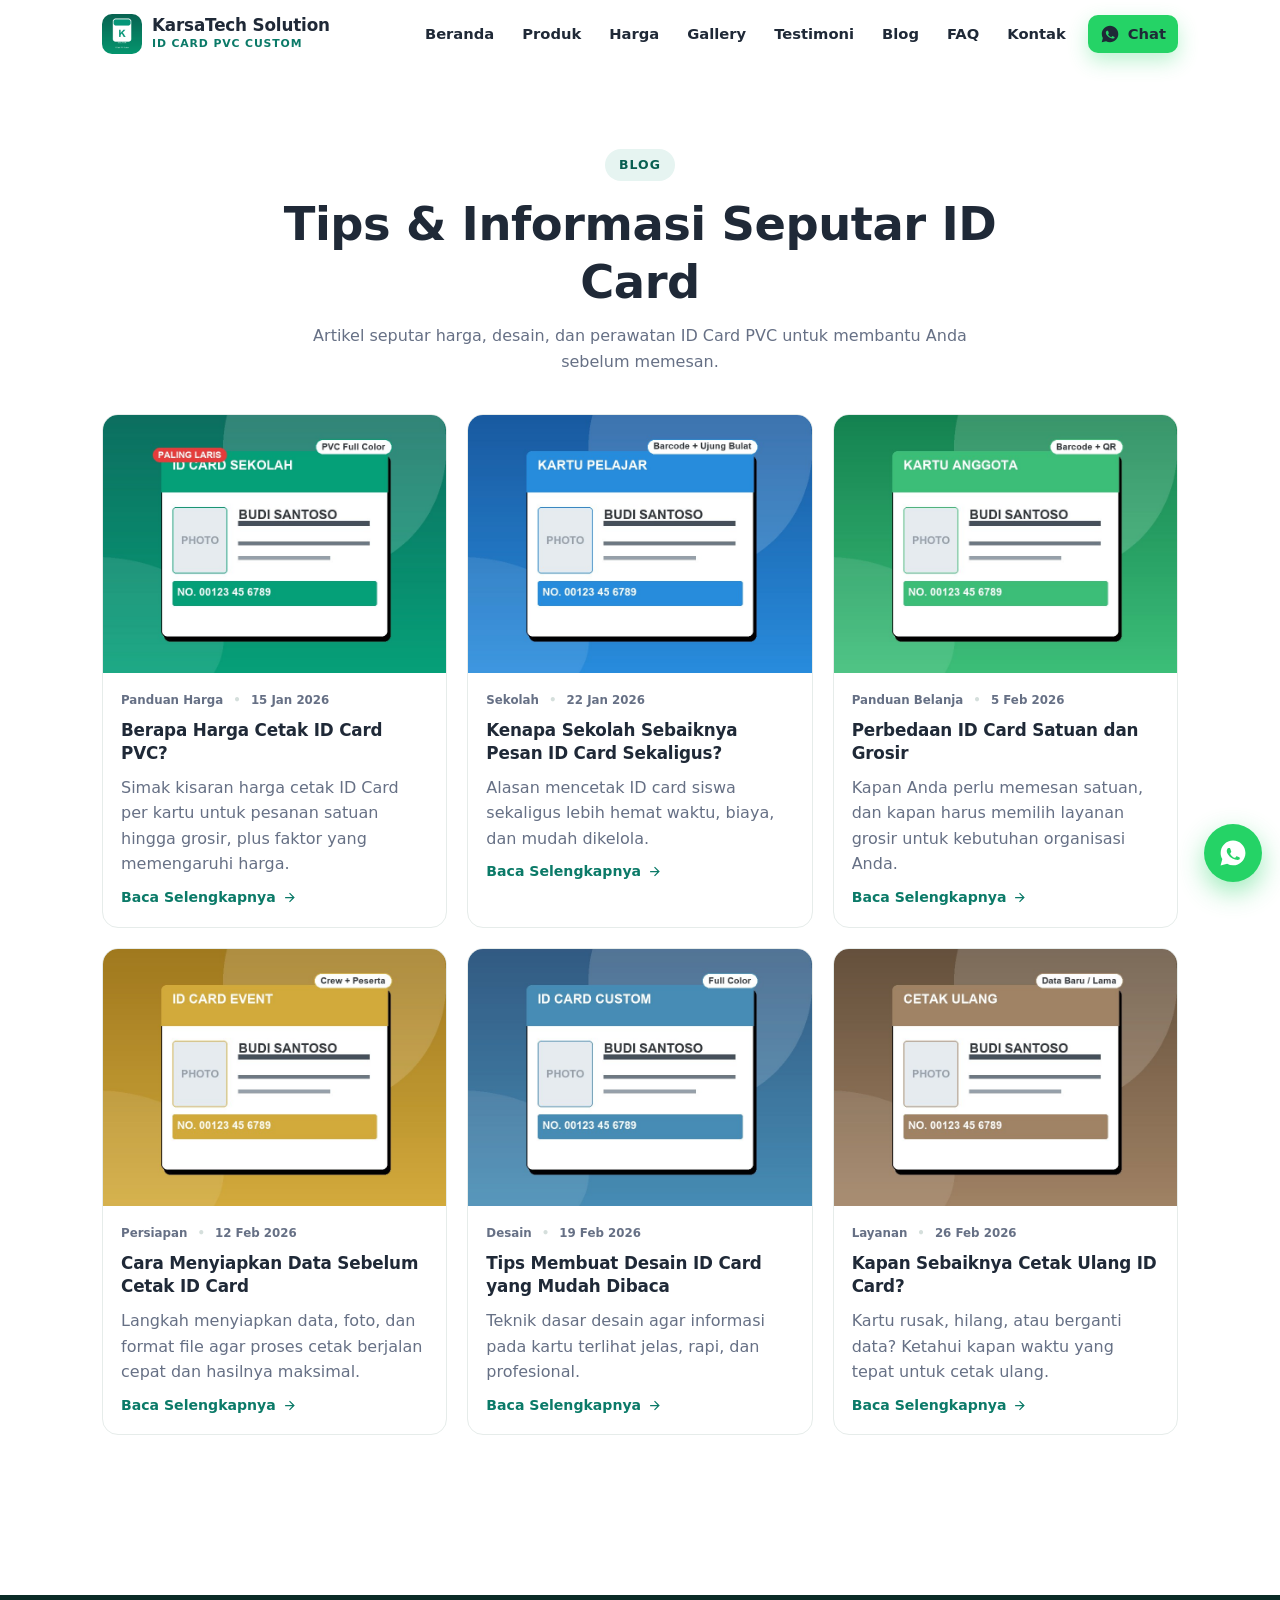
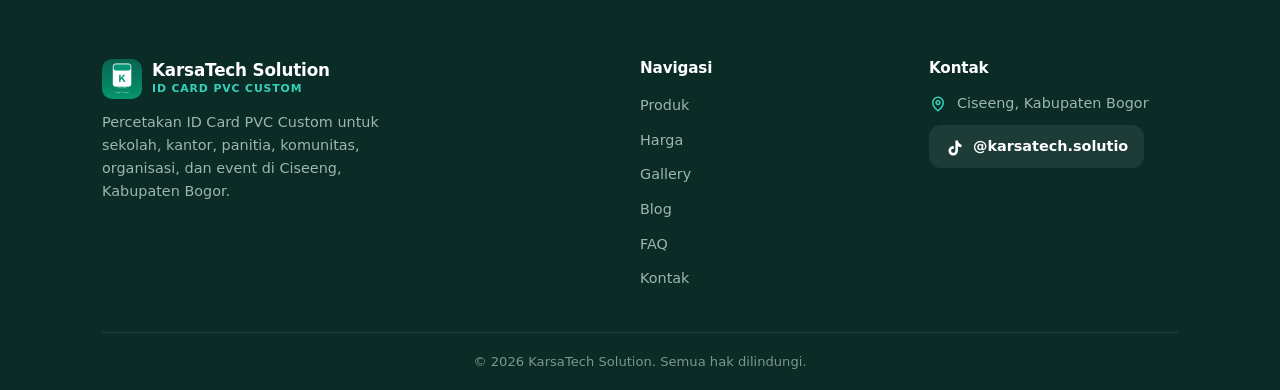
<file: blog.html>
<!DOCTYPE html>
<html lang="id">
<head>
  <meta charset="UTF-8">
  <meta name="viewport" content="width=device-width, initial-scale=1.0">

  <title>Blog ID Card PVC | KarsaTech Solution Ciseeng Bogor</title>
  <meta name="description" content="Kumpulan artikel tentang harga cetak ID Card, tips desain, cara menyiapkan data, hingga cetak ulang ID Card PVC dari KarsaTech Solution.">
  <meta name="robots" content="index, follow">

  <link rel="canonical" href="https://username.github.io/karsatech-solution/blog.html">
  <link rel="icon" type="image/svg+xml" href="./favicon.svg">

  <meta property="og:type" content="website">
  <meta property="og:locale" content="id_ID">
  <meta property="og:site_name" content="KarsaTech Solution">
  <meta property="og:title" content="Blog ID Card PVC | KarsaTech Solution">
  <meta property="og:description" content="Tips dan informasi seputar cetak ID Card PVC: harga, desain, dan perawatan kartu.">
  <meta property="og:url" content="https://username.github.io/karsatech-solution/blog.html">
  <meta property="og:image" content="./images/logo.png">

  <link rel="stylesheet" href="./style.css">
</head>
<body>
  <a class="skip-link" href="#main">Langsung ke konten</a>

  <header class="navbar" id="navbar">
    <div class="container navbar__inner">
      <a href="./index.html" class="brand" aria-label="KarsaTech Solution - Beranda">
        <img class="brand__logo" src="./images/logo.png" alt="Logo KarsaTech Solution">
        <span>
          <span class="brand__name">KarsaTech Solution</span>
          <span class="brand__sub">ID Card PVC Custom</span>
        </span>
      </a>

      <button class="nav-toggle" id="navToggle" type="button" aria-expanded="false" aria-controls="navLinks" aria-label="Buka menu navigasi">
        <span class="nav-toggle__icon" aria-hidden="true"></span>
      </button>

      <nav class="nav-links" id="navLinks" aria-label="Navigasi utama">
        <a href="./index.html#beranda">Beranda</a>
        <a href="./index.html#produk">Produk</a>
        <a href="./index.html#harga">Harga</a>
        <a href="./index.html#gallery">Gallery</a>
        <a href="./index.html#testimoni">Testimoni</a>
        <a href="./blog.html">Blog</a>
        <a href="./index.html#faq">FAQ</a>
        <a href="./index.html#kontak">Kontak</a>
        <span class="nav-cta">
          <a class="btn btn-sm btn-whatsapp" data-wa="Halo KarsaTech Solution, saya ingin pesan cetak ID Card PVC." aria-label="Chat WhatsApp KarsaTech Solution">
            <svg class="btn-icon" viewBox="0 0 24 24" fill="currentColor" aria-hidden="true"><path d="M12.04 2C6.58 2 2.13 6.45 2.13 11.91c0 1.75.46 3.45 1.32 4.95L2.05 22l5.25-1.38a9.9 9.9 0 0 0 4.74 1.21c5.46 0 9.91-4.45 9.91-9.91C21.95 6.45 17.5 2 12.04 2zm5.83 14.12c-.25.7-1.45 1.34-2 1.38-.51.04-1.17.1-3.35-.7-2.63-1-4.32-3.5-4.45-3.66-.13-.16-1.06-1.41-1.06-2.68s.67-1.9.91-2.16c.24-.26.52-.32.7-.32h.5c.16 0 .38-.06.59.45.25.6.76 2.08.83 2.23.07.15.11.33.02.53-.09.2-.13.32-.26.5-.13.18-.27.4-.39.54-.13.13-.27.27-.12.53.15.26.65 1.08 1.4 1.75.96.86 1.78 1.13 2.03 1.26.25.13.4.11.55-.06.15-.18.63-.73.8-.98.17-.26.34-.21.57-.13.24.08 1.5.71 1.76.84.26.13.43.19.49.3.07.1.07.6-.18 1.2z"/></svg>
            Chat
          </a>
        </span>
      </nav>
    </div>
  </header>
  <div class="nav-overlay" id="navOverlay" aria-hidden="true"></div>

  <main id="main">
    <section class="section" aria-labelledby="blog-title">
      <div class="container">
        <div class="section-head">
          <span class="eyebrow">Blog</span>
          <h1 id="blog-title">Tips &amp; Informasi Seputar ID Card</h1>
          <p>Artikel seputar harga, desain, dan perawatan ID Card PVC untuk membantu Anda sebelum memesan.</p>
        </div>

        <div class="grid grid--blog">
          <article class="card blog-card">
            <div class="card__media">
              <a href="./blog/harga-id-card.html" tabindex="-1" aria-hidden="true">
                <img src="./images/products/id-card-sekolah.jpg" alt="Ilustrasi harga cetak ID Card PVC" loading="lazy">
              </a>
            </div>
            <div class="blog-card__body">
              <div class="blog-card__meta"><span>Panduan Harga</span><span>15 Jan 2026</span></div>
              <h2 class="blog-card__title"><a href="./blog/harga-id-card.html">Berapa Harga Cetak ID Card PVC?</a></h2>
              <p>Simak kisaran harga cetak ID Card per kartu untuk pesanan satuan hingga grosir, plus faktor yang memengaruhi harga.</p>
              <a class="read-more" href="./blog/harga-id-card.html">Baca Selengkapnya
                <svg viewBox="0 0 24 24" fill="none" stroke="currentColor" stroke-width="2"><path d="M5 12h14M12 5l7 7-7 7"/></svg>
              </a>
            </div>
          </article>

          <article class="card blog-card">
            <div class="card__media">
              <a href="./blog/id-card-sekolah.html" tabindex="-1" aria-hidden="true">
                <img src="./images/products/kartu-pelajar.jpg" alt="ID Card sekolah" loading="lazy">
              </a>
            </div>
            <div class="blog-card__body">
              <div class="blog-card__meta"><span>Sekolah</span><span>22 Jan 2026</span></div>
              <h2 class="blog-card__title"><a href="./blog/id-card-sekolah.html">Kenapa Sekolah Sebaiknya Pesan ID Card Sekaligus?</a></h2>
              <p>Alasan mencetak ID card siswa sekaligus lebih hemat waktu, biaya, dan mudah dikelola.</p>
              <a class="read-more" href="./blog/id-card-sekolah.html">Baca Selengkapnya
                <svg viewBox="0 0 24 24" fill="none" stroke="currentColor" stroke-width="2"><path d="M5 12h14M12 5l7 7-7 7"/></svg>
              </a>
            </div>
          </article>

          <article class="card blog-card">
            <div class="card__media">
              <a href="./blog/id-card-grosir.html" tabindex="-1" aria-hidden="true">
                <img src="./images/products/kartu-anggota.jpg" alt="ID Card grosir" loading="lazy">
              </a>
            </div>
            <div class="blog-card__body">
              <div class="blog-card__meta"><span>Panduan Belanja</span><span>5 Feb 2026</span></div>
              <h2 class="blog-card__title"><a href="./blog/id-card-grosir.html">Perbedaan ID Card Satuan dan Grosir</a></h2>
              <p>Kapan Anda perlu memesan satuan, dan kapan harus memilih layanan grosir untuk kebutuhan organisasi Anda.</p>
              <a class="read-more" href="./blog/id-card-grosir.html">Baca Selengkapnya
                <svg viewBox="0 0 24 24" fill="none" stroke="currentColor" stroke-width="2"><path d="M5 12h14M12 5l7 7-7 7"/></svg>
              </a>
            </div>
          </article>

          <article class="card blog-card">
            <div class="card__media">
              <a href="./blog/desain-id-card.html" tabindex="-1" aria-hidden="true">
                <img src="./images/products/id-card-event.jpg" alt="Persiapan data sebelum cetak ID Card" loading="lazy">
              </a>
            </div>
            <div class="blog-card__body">
              <div class="blog-card__meta"><span>Persiapan</span><span>12 Feb 2026</span></div>
              <h2 class="blog-card__title"><a href="./blog/desain-id-card.html">Cara Menyiapkan Data Sebelum Cetak ID Card</a></h2>
              <p>Langkah menyiapkan data, foto, dan format file agar proses cetak berjalan cepat dan hasilnya maksimal.</p>
              <a class="read-more" href="./blog/desain-id-card.html">Baca Selengkapnya
                <svg viewBox="0 0 24 24" fill="none" stroke="currentColor" stroke-width="2"><path d="M5 12h14M12 5l7 7-7 7"/></svg>
              </a>
            </div>
          </article>

          <article class="card blog-card">
            <div class="card__media">
              <a href="./blog/tips-desain-id-card.html" tabindex="-1" aria-hidden="true">
                <img src="./images/gallery/id-card-09.jpg" alt="Tips desain ID Card mudah dibaca" loading="lazy">
              </a>
            </div>
            <div class="blog-card__body">
              <div class="blog-card__meta"><span>Desain</span><span>19 Feb 2026</span></div>
              <h2 class="blog-card__title"><a href="./blog/tips-desain-id-card.html">Tips Membuat Desain ID Card yang Mudah Dibaca</a></h2>
              <p>Teknik dasar desain agar informasi pada kartu terlihat jelas, rapi, dan profesional.</p>
              <a class="read-more" href="./blog/tips-desain-id-card.html">Baca Selengkapnya
                <svg viewBox="0 0 24 24" fill="none" stroke="currentColor" stroke-width="2"><path d="M5 12h14M12 5l7 7-7 7"/></svg>
              </a>
            </div>
          </article>

          <article class="card blog-card">
            <div class="card__media">
              <a href="./blog/cetak-ulang-id-card.html" tabindex="-1" aria-hidden="true">
                <img src="./images/products/cetak-ulang.jpg" alt="Cetak ulang ID Card" loading="lazy">
              </a>
            </div>
            <div class="blog-card__body">
              <div class="blog-card__meta"><span>Layanan</span><span>26 Feb 2026</span></div>
              <h2 class="blog-card__title"><a href="./blog/cetak-ulang-id-card.html">Kapan Sebaiknya Cetak Ulang ID Card?</a></h2>
              <p>Kartu rusak, hilang, atau berganti data? Ketahui kapan waktu yang tepat untuk cetak ulang.</p>
              <a class="read-more" href="./blog/cetak-ulang-id-card.html">Baca Selengkapnya
                <svg viewBox="0 0 24 24" fill="none" stroke="currentColor" stroke-width="2"><path d="M5 12h14M12 5l7 7-7 7"/></svg>
              </a>
            </div>
          </article>
        </div>
      </div>
    </section>
  </main>

  <footer class="footer">
    <div class="container">
      <div class="footer__grid">
        <div class="footer__brand">
          <a href="./index.html" class="brand" aria-label="KarsaTech Solution - Beranda">
            <img class="brand__logo" src="./images/logo.png" alt="Logo KarsaTech Solution" loading="lazy">
            <span>
              <span class="brand__name">KarsaTech Solution</span>
              <span class="brand__sub">ID Card PVC Custom</span>
            </span>
          </a>
          <p>Percetakan ID Card PVC Custom untuk sekolah, kantor, panitia, komunitas, organisasi, dan event di Ciseeng, Kabupaten Bogor.</p>
        </div>

        <nav aria-label="Link footer">
          <h2 class="footer__title">Navigasi</h2>
          <ul class="footer__links">
            <li><a href="./index.html#produk">Produk</a></li>
            <li><a href="./index.html#harga">Harga</a></li>
            <li><a href="./index.html#gallery">Gallery</a></li>
            <li><a href="./blog.html">Blog</a></li>
            <li><a href="./index.html#faq">FAQ</a></li>
            <li><a href="./index.html#kontak">Kontak</a></li>
          </ul>
        </nav>

        <div>
          <h2 class="footer__title">Kontak</h2>
          <ul class="footer__contact">
            <li>
              <svg viewBox="0 0 24 24" fill="none" stroke="currentColor" stroke-width="2" aria-hidden="true"><path d="M12 21s-7-5.1-7-11a7 7 0 1 1 14 0c0 5.9-7 11-7 11z"/><circle cx="12" cy="10" r="2.5"/></svg>
              <span class="js-location">Ciseeng, Kabupaten Bogor</span>
            </li>
            <li>
              <a class="js-tiktok footer__tiktok" href="https://www.tiktok.com/@karsatech.solutio" aria-label="TikTok KarsaTech Solution">
                <svg viewBox="0 0 24 24" aria-hidden="true"><path d="M16.6 5.82A4.28 4.28 0 0 1 15.54 3h-3.09v12.4a2.59 2.59 0 1 1-2.59-2.59c.27 0 .53.04.77.12V9.77a5.76 5.76 0 0 0-.77-.05 5.68 5.68 0 1 0 5.68 5.68V9.76a7.35 7.35 0 0 0 4.3 1.38V8.05a4.29 4.29 0 0 1-3.24-2.23z"/></svg>
                <span class="js-tiktok-handle">@karsatech.solutio</span>
              </a>
            </li>
          </ul>
        </div>
      </div>

      <div class="footer__bottom">
        &copy; <span id="year">2026</span> KarsaTech Solution. Semua hak dilindungi.
      </div>
    </div>
  </footer>

  <a class="wa-float" id="waFloat" href="#" aria-label="Chat WhatsApp KarsaTech Solution">
    <svg viewBox="0 0 24 24" fill="currentColor" aria-hidden="true"><path d="M12.04 2C6.58 2 2.13 6.45 2.13 11.91c0 1.75.46 3.45 1.32 4.95L2.05 22l5.25-1.38a9.9 9.9 0 0 0 4.74 1.21c5.46 0 9.91-4.45 9.91-9.91C21.95 6.45 17.5 2 12.04 2zm5.83 14.12c-.25.7-1.45 1.34-2 1.38-.51.04-1.17.1-3.35-.7-2.63-1-4.32-3.5-4.45-3.66-.13-.16-1.06-1.41-1.06-2.68s.67-1.9.91-2.16c.24-.26.52-.32.7-.32h.5c.16 0 .38-.06.59.45.25.6.76 2.08.83 2.23.07.15.11.33.02.53-.09.2-.13.32-.26.5-.13.18-.27.4-.39.54-.13.13-.27.27-.12.53.15.26.65 1.08 1.4 1.75.96.86 1.78 1.13 2.03 1.26.25.13.4.11.55-.06.15-.18.63-.73.8-.98.17-.26.34-.21.57-.13.24.08 1.5.71 1.76.84.26.13.43.19.49.3.07.1.07.6-.18 1.2z"/></svg>
  </a>

  <script src="./config.js"></script>
  <script src="./script.js"></script>
</body>
</html>
</file>
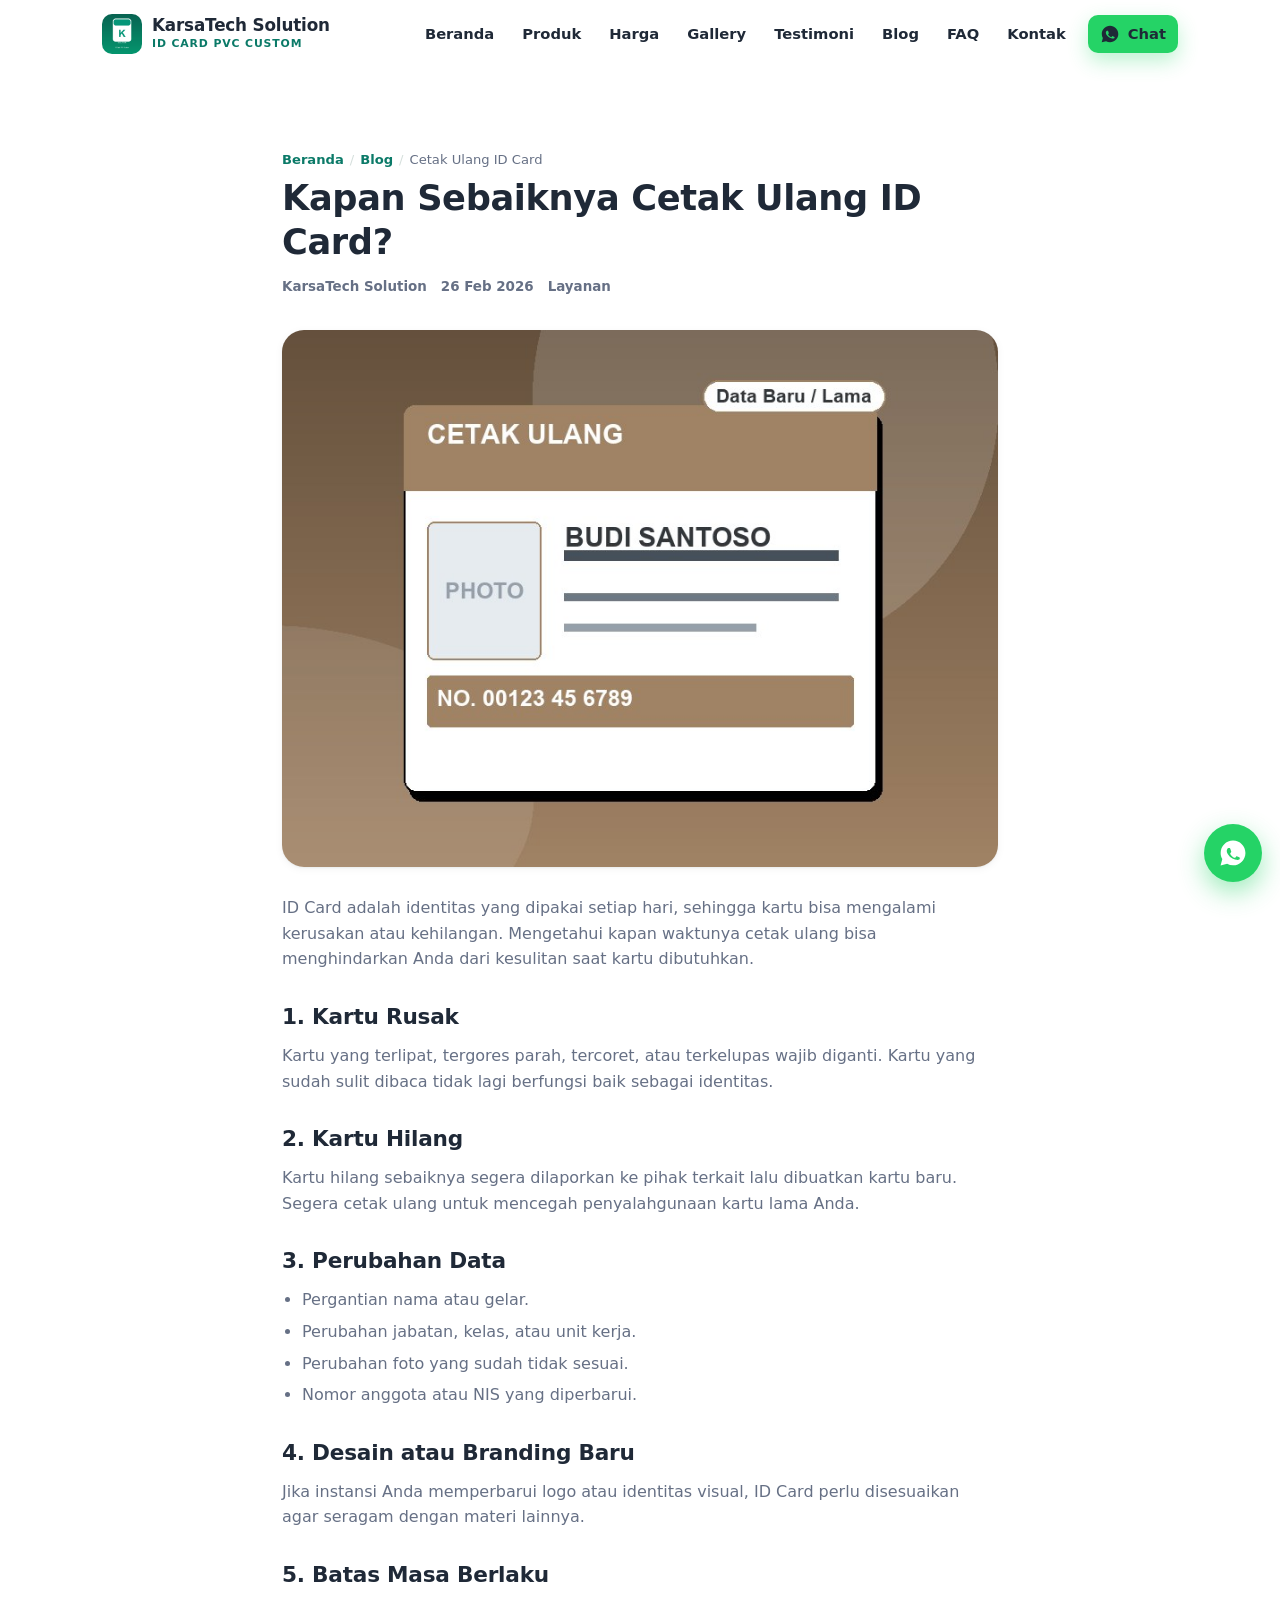
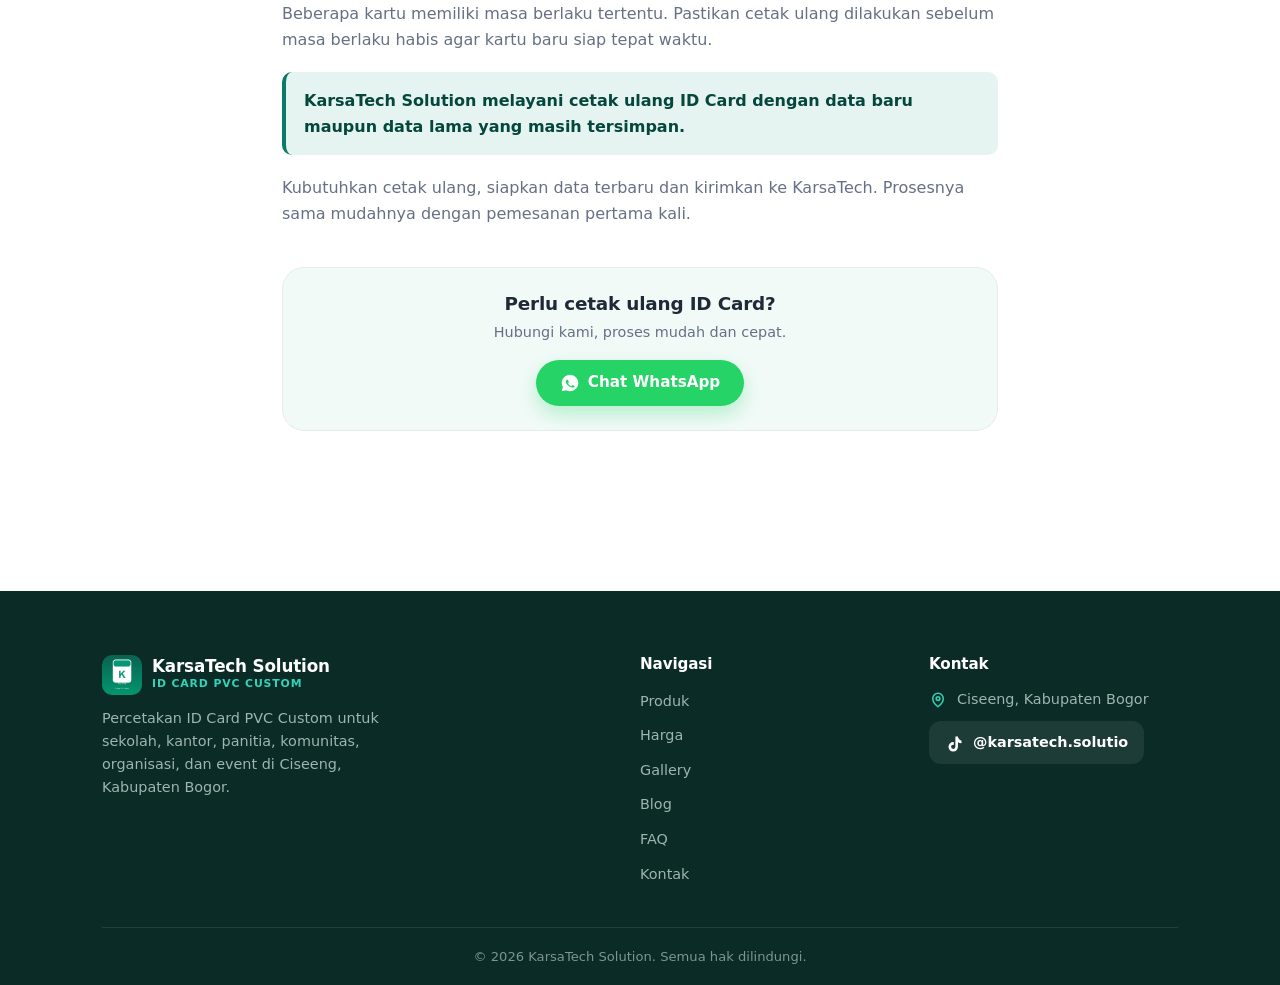
<file: blog/cetak-ulang-id-card.html>
<!DOCTYPE html>
<html lang="id">
<head>
  <meta charset="UTF-8">
  <meta name="viewport" content="width=device-width, initial-scale=1.0">

  <title>Kapan Sebaiknya Cetak Ulang ID Card? | Blog KarsaTech Solution</title>
  <meta name="description" content="Kapan waktu yang tepat untuk cetak ulang ID Card: kartu rusak, hilang, atau perubahan data. Layanan cetak ulang dari KarsaTech Solution.">
  <meta name="robots" content="index, follow">

  <link rel="canonical" href="https://username.github.io/karsatech-solution/blog/cetak-ulang-id-card.html">
  <link rel="icon" type="image/svg+xml" href="../favicon.svg">

  <meta property="og:type" content="article">
  <meta property="og:locale" content="id_ID">
  <meta property="og:site_name" content="KarsaTech Solution">
  <meta property="og:title" content="Kapan Sebaiknya Cetak Ulang ID Card?">
  <meta property="og:description" content="Kartu rusak, hilang, atau berganti data? Kenali waktu tepat untuk cetak ulang ID Card.">
  <meta property="og:url" content="https://username.github.io/karsatech-solution/blog/cetak-ulang-id-card.html">
  <meta property="og:image" content="../images/logo.png">

  <link rel="stylesheet" href="../style.css">
</head>
<body>
  <a class="skip-link" href="#main">Langsung ke konten</a>

  <header class="navbar" id="navbar">
    <div class="container navbar__inner">
      <a href="../index.html" class="brand" aria-label="KarsaTech Solution - Beranda">
        <img class="brand__logo" src="../images/logo.png" alt="Logo KarsaTech Solution">
        <span>
          <span class="brand__name">KarsaTech Solution</span>
          <span class="brand__sub">ID Card PVC Custom</span>
        </span>
      </a>

      <button class="nav-toggle" id="navToggle" type="button" aria-expanded="false" aria-controls="navLinks" aria-label="Buka menu navigasi">
        <span class="nav-toggle__icon" aria-hidden="true"></span>
      </button>

      <nav class="nav-links" id="navLinks" aria-label="Navigasi utama">
        <a href="../index.html#beranda">Beranda</a>
        <a href="../index.html#produk">Produk</a>
        <a href="../index.html#harga">Harga</a>
        <a href="../index.html#gallery">Gallery</a>
        <a href="../index.html#testimoni">Testimoni</a>
        <a href="../blog.html">Blog</a>
        <a href="../index.html#faq">FAQ</a>
        <a href="../index.html#kontak">Kontak</a>
        <span class="nav-cta">
          <a class="btn btn-sm btn-whatsapp" data-wa="Halo KarsaTech Solution, saya ingin pesan cetak ID Card PVC." aria-label="Chat WhatsApp KarsaTech Solution">
            <svg class="btn-icon" viewBox="0 0 24 24" fill="currentColor" aria-hidden="true"><path d="M12.04 2C6.58 2 2.13 6.45 2.13 11.91c0 1.75.46 3.45 1.32 4.95L2.05 22l5.25-1.38a9.9 9.9 0 0 0 4.74 1.21c5.46 0 9.91-4.45 9.91-9.91C21.95 6.45 17.5 2 12.04 2zm5.83 14.12c-.25.7-1.45 1.34-2 1.38-.51.04-1.17.1-3.35-.7-2.63-1-4.32-3.5-4.45-3.66-.13-.16-1.06-1.41-1.06-2.68s.67-1.9.91-2.16c.24-.26.52-.32.7-.32h.5c.16 0 .38-.06.59.45.25.6.76 2.08.83 2.23.07.15.11.33.02.53-.09.2-.13.32-.26.5-.13.18-.27.4-.39.54-.13.13-.27.27-.12.53.15.26.65 1.08 1.4 1.75.96.86 1.78 1.13 2.03 1.26.25.13.4.11.55-.06.15-.18.63-.73.8-.98.17-.26.34-.21.57-.13.24.08 1.5.71 1.76.84.26.13.43.19.49.3.07.1.07.6-.18 1.2z"/></svg>
            Chat
          </a>
        </span>
      </nav>
    </div>
  </header>
  <div class="nav-overlay" id="navOverlay" aria-hidden="true"></div>

  <main id="main">
    <article class="section">
      <div class="container article">
        <header class="article__header">
          <p class="crumbs"><a href="../index.html">Beranda</a><span>/</span><a href="../blog.html">Blog</a><span>/</span>Cetak Ulang ID Card</p>
          <h1 class="article__title">Kapan Sebaiknya Cetak Ulang ID Card?</h1>
          <div class="article__meta">
            <span>KarsaTech Solution</span>
            <span>26 Feb 2026</span>
            <span>Layanan</span>
          </div>
        </header>

        <div class="article__cover">
          <img src="../images/products/cetak-ulang.jpg" alt="Layanan cetak ulang ID Card KarsaTech Solution" width="800" height="600">
        </div>

        <div class="article__body">
          <p>
            ID Card adalah identitas yang dipakai setiap hari, sehingga kartu bisa mengalami
            kerusakan atau kehilangan. Mengetahui kapan waktunya cetak ulang bisa menghindarkan
            Anda dari kesulitan saat kartu dibutuhkan.
          </p>

          <h2>1. Kartu Rusak</h2>
          <p>
            Kartu yang terlipat, tergores parah, tercoret, atau terkelupas wajib diganti.
            Kartu yang sudah sulit dibaca tidak lagi berfungsi baik sebagai identitas.
          </p>

          <h2>2. Kartu Hilang</h2>
          <p>
            Kartu hilang sebaiknya segera dilaporkan ke pihak terkait lalu dibuatkan kartu baru.
            Segera cetak ulang untuk mencegah penyalahgunaan kartu lama Anda.
          </p>

          <h2>3. Perubahan Data</h2>
          <ul>
            <li>Pergantian nama atau gelar.</li>
            <li>Perubahan jabatan, kelas, atau unit kerja.</li>
            <li>Perubahan foto yang sudah tidak sesuai.</li>
            <li>Nomor anggota atau NIS yang diperbarui.</li>
          </ul>

          <h2>4. Desain atau Branding Baru</h2>
          <p>
            Jika instansi Anda memperbarui logo atau identitas visual, ID Card perlu disesuaikan
            agar seragam dengan materi lainnya.
          </p>

          <h2>5. Batas Masa Berlaku</h2>
          <p>
            Beberapa kartu memiliki masa berlaku tertentu. Pastikan cetak ulang dilakukan
            sebelum masa berlaku habis agar kartu baru siap tepat waktu.
          </p>

          <div class="article-note">
            <p>KarsaTech Solution melayani cetak ulang ID Card dengan data baru maupun data lama yang masih tersimpan.</p>
          </div>

          <p>
            Kubutuhkan cetak ulang, siapkan data terbaru dan kirimkan ke KarsaTech. Prosesnya
            sama mudahnya dengan pemesanan pertama kali.
          </p>
        </div>

        <aside class="article__cta">
          <h3>Perlu cetak ulang ID Card?</h3>
          <p>Hubungi kami, proses mudah dan cepat.</p>
          <a class="btn btn-whatsapp" data-wa="Halo KarsaTech Solution, saya ingin cetak ulang ID Card.">
            <svg class="btn-icon" viewBox="0 0 24 24" fill="currentColor" aria-hidden="true"><path d="M12.04 2C6.58 2 2.13 6.45 2.13 11.91c0 1.75.46 3.45 1.32 4.95L2.05 22l5.25-1.38a9.9 9.9 0 0 0 4.74 1.21c5.46 0 9.91-4.45 9.91-9.91C21.95 6.45 17.5 2 12.04 2zm5.83 14.12c-.25.7-1.45 1.34-2 1.38-.51.04-1.17.1-3.35-.7-2.63-1-4.32-3.5-4.45-3.66-.13-.16-1.06-1.41-1.06-2.68s.67-1.9.91-2.16c.24-.26.52-.32.7-.32h.5c.16 0 .38-.06.59.45.25.6.76 2.08.83 2.23.07.15.11.33.02.53-.09.2-.13.32-.26.5-.13.18-.27.4-.39.54-.13.13-.27.27-.12.53.15.26.65 1.08 1.4 1.75.96.86 1.78 1.13 2.03 1.26.25.13.4.11.55-.06.15-.18.63-.73.8-.98.17-.26.34-.21.57-.13.24.08 1.5.71 1.76.84.26.13.43.19.49.3.07.1.07.6-.18 1.2z"/></svg>
            Chat WhatsApp
          </a>
        </aside>
      </div>
    </article>
  </main>

  <footer class="footer">
    <div class="container">
      <div class="footer__grid">
        <div class="footer__brand">
          <a href="../index.html" class="brand" aria-label="KarsaTech Solution - Beranda">
            <img class="brand__logo" src="../images/logo.png" alt="Logo KarsaTech Solution" loading="lazy">
            <span>
              <span class="brand__name">KarsaTech Solution</span>
              <span class="brand__sub">ID Card PVC Custom</span>
            </span>
          </a>
          <p>Percetakan ID Card PVC Custom untuk sekolah, kantor, panitia, komunitas, organisasi, dan event di Ciseeng, Kabupaten Bogor.</p>
        </div>

        <nav aria-label="Link footer">
          <h2 class="footer__title">Navigasi</h2>
          <ul class="footer__links">
            <li><a href="../index.html#produk">Produk</a></li>
            <li><a href="../index.html#harga">Harga</a></li>
            <li><a href="../index.html#gallery">Gallery</a></li>
            <li><a href="../blog.html">Blog</a></li>
            <li><a href="../index.html#faq">FAQ</a></li>
            <li><a href="../index.html#kontak">Kontak</a></li>
          </ul>
        </nav>

        <div>
          <h2 class="footer__title">Kontak</h2>
          <ul class="footer__contact">
            <li>
              <svg viewBox="0 0 24 24" fill="none" stroke="currentColor" stroke-width="2" aria-hidden="true"><path d="M12 21s-7-5.1-7-11a7 7 0 1 1 14 0c0 5.9-7 11-7 11z"/><circle cx="12" cy="10" r="2.5"/></svg>
              <span class="js-location">Ciseeng, Kabupaten Bogor</span>
            </li>
            <li>
              <a class="js-tiktok footer__tiktok" href="https://www.tiktok.com/@karsatech.solutio" aria-label="TikTok KarsaTech Solution">
                <svg viewBox="0 0 24 24" aria-hidden="true"><path d="M16.6 5.82A4.28 4.28 0 0 1 15.54 3h-3.09v12.4a2.59 2.59 0 1 1-2.59-2.59c.27 0 .53.04.77.12V9.77a5.76 5.76 0 0 0-.77-.05 5.68 5.68 0 1 0 5.68 5.68V9.76a7.35 7.35 0 0 0 4.3 1.38V8.05a4.29 4.29 0 0 1-3.24-2.23z"/></svg>
                <span class="js-tiktok-handle">@karsatech.solutio</span>
              </a>
            </li>
          </ul>
        </div>
      </div>

      <div class="footer__bottom">
        &copy; <span id="year">2026</span> KarsaTech Solution. Semua hak dilindungi.
      </div>
    </div>
  </footer>

  <a class="wa-float" id="waFloat" href="#" aria-label="Chat WhatsApp KarsaTech Solution">
    <svg viewBox="0 0 24 24" fill="currentColor" aria-hidden="true"><path d="M12.04 2C6.58 2 2.13 6.45 2.13 11.91c0 1.75.46 3.45 1.32 4.95L2.05 22l5.25-1.38a9.9 9.9 0 0 0 4.74 1.21c5.46 0 9.91-4.45 9.91-9.91C21.95 6.45 17.5 2 12.04 2zm5.83 14.12c-.25.7-1.45 1.34-2 1.38-.51.04-1.17.1-3.35-.7-2.63-1-4.32-3.5-4.45-3.66-.13-.16-1.06-1.41-1.06-2.68s.67-1.9.91-2.16c.24-.26.52-.32.7-.32h.5c.16 0 .38-.06.59.45.25.6.76 2.08.83 2.23.07.15.11.33.02.53-.09.2-.13.32-.26.5-.13.18-.27.4-.39.54-.13.13-.27.27-.12.53.15.26.65 1.08 1.4 1.75.96.86 1.78 1.13 2.03 1.26.25.13.4.11.55-.06.15-.18.63-.73.8-.98.17-.26.34-.21.57-.13.24.08 1.5.71 1.76.84.26.13.43.19.49.3.07.1.07.6-.18 1.2z"/></svg>
  </a>

  <script src="../config.js"></script>
  <script src="../script.js"></script>
</body>
</html>
</file>
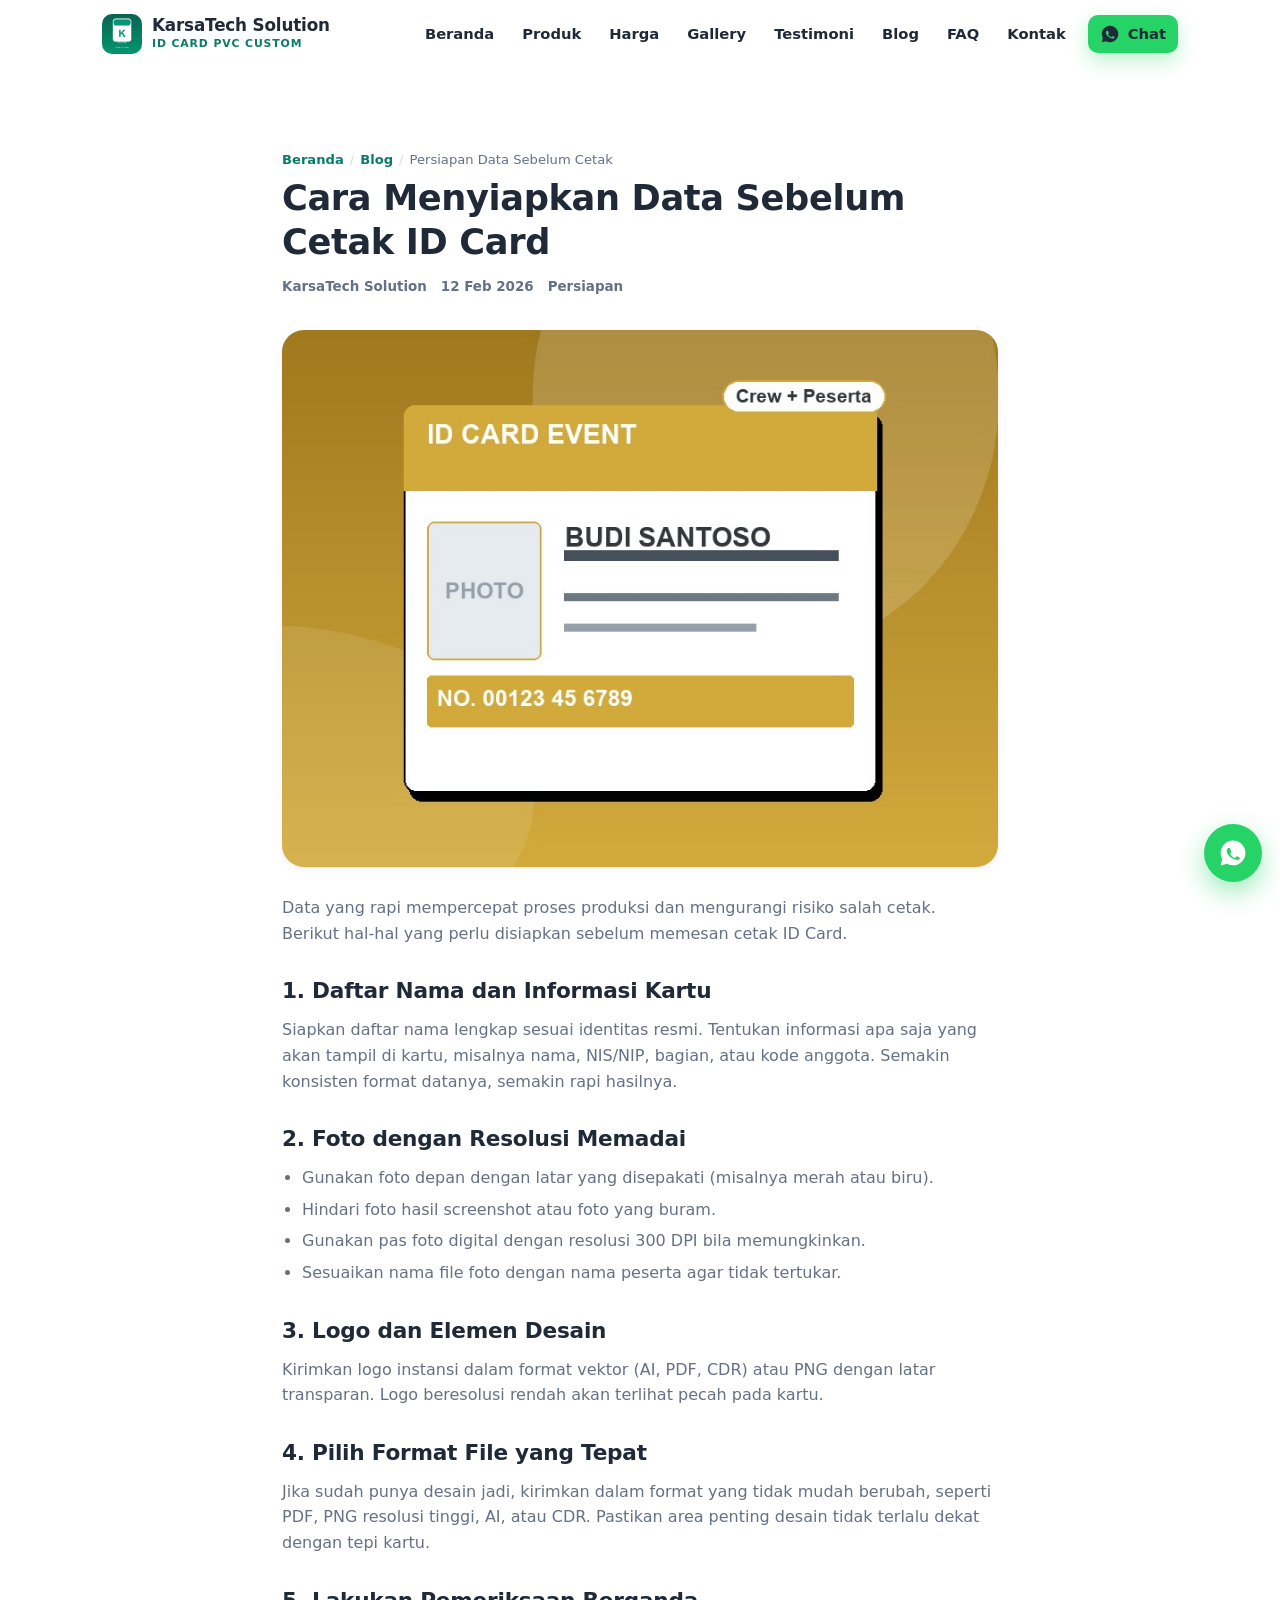
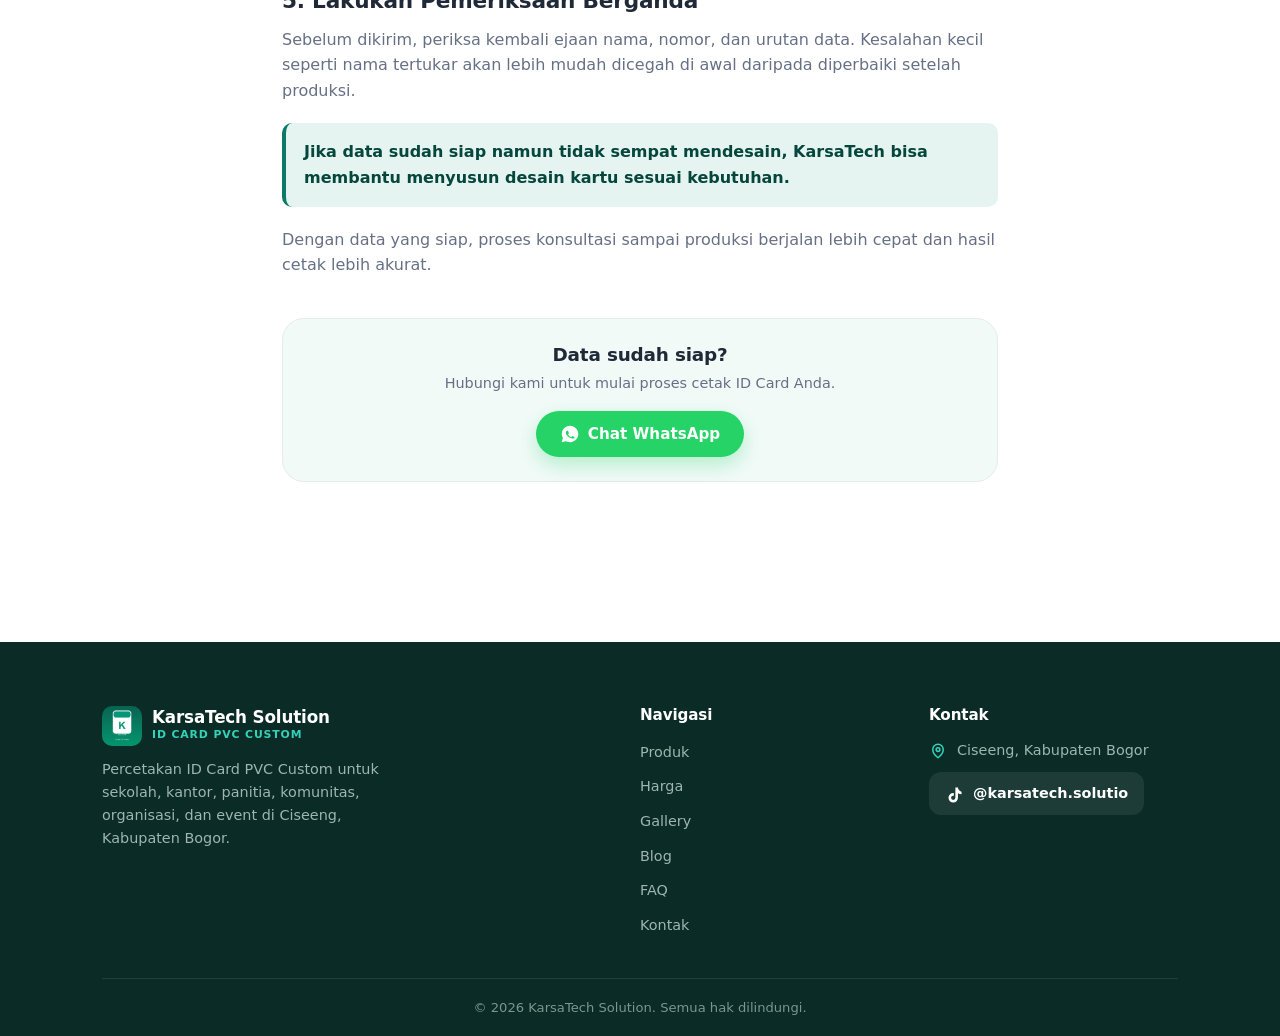
<file: blog/desain-id-card.html>
<!DOCTYPE html>
<html lang="id">
<head>
  <meta charset="UTF-8">
  <meta name="viewport" content="width=device-width, initial-scale=1.0">

  <title>Cara Menyiapkan Data Sebelum Cetak ID Card | Blog KarsaTech Solution</title>
  <meta name="description" content="Panduan menyiapkan data, foto, dan format file sebelum cetak ID Card PVC agar proses produksi cepat dan hasilnya maksimal.">
  <meta name="robots" content="index, follow">

  <link rel="canonical" href="https://username.github.io/karsatech-solution/blog/desain-id-card.html">
  <link rel="icon" type="image/svg+xml" href="../favicon.svg">

  <meta property="og:type" content="article">
  <meta property="og:locale" content="id_ID">
  <meta property="og:site_name" content="KarsaTech Solution">
  <meta property="og:title" content="Cara Menyiapkan Data Sebelum Cetak ID Card">
  <meta property="og:description" content="Langkah menyiapkan data dan format file agar cetak ID Card cepat dan rapi.">
  <meta property="og:url" content="https://username.github.io/karsatech-solution/blog/desain-id-card.html">
  <meta property="og:image" content="../images/logo.png">

  <link rel="stylesheet" href="../style.css">
</head>
<body>
  <a class="skip-link" href="#main">Langsung ke konten</a>

  <header class="navbar" id="navbar">
    <div class="container navbar__inner">
      <a href="../index.html" class="brand" aria-label="KarsaTech Solution - Beranda">
        <img class="brand__logo" src="../images/logo.png" alt="Logo KarsaTech Solution">
        <span>
          <span class="brand__name">KarsaTech Solution</span>
          <span class="brand__sub">ID Card PVC Custom</span>
        </span>
      </a>

      <button class="nav-toggle" id="navToggle" type="button" aria-expanded="false" aria-controls="navLinks" aria-label="Buka menu navigasi">
        <span class="nav-toggle__icon" aria-hidden="true"></span>
      </button>

      <nav class="nav-links" id="navLinks" aria-label="Navigasi utama">
        <a href="../index.html#beranda">Beranda</a>
        <a href="../index.html#produk">Produk</a>
        <a href="../index.html#harga">Harga</a>
        <a href="../index.html#gallery">Gallery</a>
        <a href="../index.html#testimoni">Testimoni</a>
        <a href="../blog.html">Blog</a>
        <a href="../index.html#faq">FAQ</a>
        <a href="../index.html#kontak">Kontak</a>
        <span class="nav-cta">
          <a class="btn btn-sm btn-whatsapp" data-wa="Halo KarsaTech Solution, saya ingin pesan cetak ID Card PVC." aria-label="Chat WhatsApp KarsaTech Solution">
            <svg class="btn-icon" viewBox="0 0 24 24" fill="currentColor" aria-hidden="true"><path d="M12.04 2C6.58 2 2.13 6.45 2.13 11.91c0 1.75.46 3.45 1.32 4.95L2.05 22l5.25-1.38a9.9 9.9 0 0 0 4.74 1.21c5.46 0 9.91-4.45 9.91-9.91C21.95 6.45 17.5 2 12.04 2zm5.83 14.12c-.25.7-1.45 1.34-2 1.38-.51.04-1.17.1-3.35-.7-2.63-1-4.32-3.5-4.45-3.66-.13-.16-1.06-1.41-1.06-2.68s.67-1.9.91-2.16c.24-.26.52-.32.7-.32h.5c.16 0 .38-.06.59.45.25.6.76 2.08.83 2.23.07.15.11.33.02.53-.09.2-.13.32-.26.5-.13.18-.27.4-.39.54-.13.13-.27.27-.12.53.15.26.65 1.08 1.4 1.75.96.86 1.78 1.13 2.03 1.26.25.13.4.11.55-.06.15-.18.63-.73.8-.98.17-.26.34-.21.57-.13.24.08 1.5.71 1.76.84.26.13.43.19.49.3.07.1.07.6-.18 1.2z"/></svg>
            Chat
          </a>
        </span>
      </nav>
    </div>
  </header>
  <div class="nav-overlay" id="navOverlay" aria-hidden="true"></div>

  <main id="main">
    <article class="section">
      <div class="container article">
        <header class="article__header">
          <p class="crumbs"><a href="../index.html">Beranda</a><span>/</span><a href="../blog.html">Blog</a><span>/</span>Persiapan Data Sebelum Cetak</p>
          <h1 class="article__title">Cara Menyiapkan Data Sebelum Cetak ID Card</h1>
          <div class="article__meta">
            <span>KarsaTech Solution</span>
            <span>12 Feb 2026</span>
            <span>Persiapan</span>
          </div>
        </header>

        <div class="article__cover">
          <img src="../images/products/id-card-event.jpg" alt="Menata data sebelum mencetak ID Card" width="800" height="600">
        </div>

        <div class="article__body">
          <p>
            Data yang rapi mempercepat proses produksi dan mengurangi risiko salah cetak.
            Berikut hal-hal yang perlu disiapkan sebelum memesan cetak ID Card.
          </p>

          <h2>1. Daftar Nama dan Informasi Kartu</h2>
          <p>
            Siapkan daftar nama lengkap sesuai identitas resmi. Tentukan informasi apa saja yang
            akan tampil di kartu, misalnya nama, NIS/NIP, bagian, atau kode anggota. Semakin
            konsisten format datanya, semakin rapi hasilnya.
          </p>

          <h2>2. Foto dengan Resolusi Memadai</h2>
          <ul>
            <li>Gunakan foto depan dengan latar yang disepakati (misalnya merah atau biru).</li>
            <li>Hindari foto hasil screenshot atau foto yang buram.</li>
            <li>Gunakan pas foto digital dengan resolusi 300 DPI bila memungkinkan.</li>
            <li>Sesuaikan nama file foto dengan nama peserta agar tidak tertukar.</li>
          </ul>

          <h2>3. Logo dan Elemen Desain</h2>
          <p>
            Kirimkan logo instansi dalam format vektor (AI, PDF, CDR) atau PNG dengan latar
            transparan. Logo beresolusi rendah akan terlihat pecah pada kartu.
          </p>

          <h2>4. Pilih Format File yang Tepat</h2>
          <p>
            Jika sudah punya desain jadi, kirimkan dalam format yang tidak mudah berubah,
            seperti PDF, PNG resolusi tinggi, AI, atau CDR. Pastikan area penting desain tidak
            terlalu dekat dengan tepi kartu.
          </p>

          <h2>5. Lakukan Pemeriksaan Berganda</h2>
          <p>
            Sebelum dikirim, periksa kembali ejaan nama, nomor, dan urutan data. Kesalahan kecil
            seperti nama tertukar akan lebih mudah dicegah di awal daripada diperbaiki setelah produksi.
          </p>

          <div class="article-note">
            <p>Jika data sudah siap namun tidak sempat mendesain, KarsaTech bisa membantu menyusun desain kartu sesuai kebutuhan.</p>
          </div>

          <p>
            Dengan data yang siap, proses konsultasi sampai produksi berjalan lebih cepat
            dan hasil cetak lebih akurat.
          </p>
        </div>

        <aside class="article__cta">
          <h3>Data sudah siap?</h3>
          <p>Hubungi kami untuk mulai proses cetak ID Card Anda.</p>
          <a class="btn btn-whatsapp" data-wa="Halo KarsaTech Solution, data saya sudah siap untuk cetak ID Card.">
            <svg class="btn-icon" viewBox="0 0 24 24" fill="currentColor" aria-hidden="true"><path d="M12.04 2C6.58 2 2.13 6.45 2.13 11.91c0 1.75.46 3.45 1.32 4.95L2.05 22l5.25-1.38a9.9 9.9 0 0 0 4.74 1.21c5.46 0 9.91-4.45 9.91-9.91C21.95 6.45 17.5 2 12.04 2zm5.83 14.12c-.25.7-1.45 1.34-2 1.38-.51.04-1.17.1-3.35-.7-2.63-1-4.32-3.5-4.45-3.66-.13-.16-1.06-1.41-1.06-2.68s.67-1.9.91-2.16c.24-.26.52-.32.7-.32h.5c.16 0 .38-.06.59.45.25.6.76 2.08.83 2.23.07.15.11.33.02.53-.09.2-.13.32-.26.5-.13.18-.27.4-.39.54-.13.13-.27.27-.12.53.15.26.65 1.08 1.4 1.75.96.86 1.78 1.13 2.03 1.26.25.13.4.11.55-.06.15-.18.63-.73.8-.98.17-.26.34-.21.57-.13.24.08 1.5.71 1.76.84.26.13.43.19.49.3.07.1.07.6-.18 1.2z"/></svg>
            Chat WhatsApp
          </a>
        </aside>
      </div>
    </article>
  </main>

  <footer class="footer">
    <div class="container">
      <div class="footer__grid">
        <div class="footer__brand">
          <a href="../index.html" class="brand" aria-label="KarsaTech Solution - Beranda">
            <img class="brand__logo" src="../images/logo.png" alt="Logo KarsaTech Solution" loading="lazy">
            <span>
              <span class="brand__name">KarsaTech Solution</span>
              <span class="brand__sub">ID Card PVC Custom</span>
            </span>
          </a>
          <p>Percetakan ID Card PVC Custom untuk sekolah, kantor, panitia, komunitas, organisasi, dan event di Ciseeng, Kabupaten Bogor.</p>
        </div>

        <nav aria-label="Link footer">
          <h2 class="footer__title">Navigasi</h2>
          <ul class="footer__links">
            <li><a href="../index.html#produk">Produk</a></li>
            <li><a href="../index.html#harga">Harga</a></li>
            <li><a href="../index.html#gallery">Gallery</a></li>
            <li><a href="../blog.html">Blog</a></li>
            <li><a href="../index.html#faq">FAQ</a></li>
            <li><a href="../index.html#kontak">Kontak</a></li>
          </ul>
        </nav>

        <div>
          <h2 class="footer__title">Kontak</h2>
          <ul class="footer__contact">
            <li>
              <svg viewBox="0 0 24 24" fill="none" stroke="currentColor" stroke-width="2" aria-hidden="true"><path d="M12 21s-7-5.1-7-11a7 7 0 1 1 14 0c0 5.9-7 11-7 11z"/><circle cx="12" cy="10" r="2.5"/></svg>
              <span class="js-location">Ciseeng, Kabupaten Bogor</span>
            </li>
            <li>
              <a class="js-tiktok footer__tiktok" href="https://www.tiktok.com/@karsatech.solutio" aria-label="TikTok KarsaTech Solution">
                <svg viewBox="0 0 24 24" aria-hidden="true"><path d="M16.6 5.82A4.28 4.28 0 0 1 15.54 3h-3.09v12.4a2.59 2.59 0 1 1-2.59-2.59c.27 0 .53.04.77.12V9.77a5.76 5.76 0 0 0-.77-.05 5.68 5.68 0 1 0 5.68 5.68V9.76a7.35 7.35 0 0 0 4.3 1.38V8.05a4.29 4.29 0 0 1-3.24-2.23z"/></svg>
                <span class="js-tiktok-handle">@karsatech.solutio</span>
              </a>
            </li>
          </ul>
        </div>
      </div>

      <div class="footer__bottom">
        &copy; <span id="year">2026</span> KarsaTech Solution. Semua hak dilindungi.
      </div>
    </div>
  </footer>

  <a class="wa-float" id="waFloat" href="#" aria-label="Chat WhatsApp KarsaTech Solution">
    <svg viewBox="0 0 24 24" fill="currentColor" aria-hidden="true"><path d="M12.04 2C6.58 2 2.13 6.45 2.13 11.91c0 1.75.46 3.45 1.32 4.95L2.05 22l5.25-1.38a9.9 9.9 0 0 0 4.74 1.21c5.46 0 9.91-4.45 9.91-9.91C21.95 6.45 17.5 2 12.04 2zm5.83 14.12c-.25.7-1.45 1.34-2 1.38-.51.04-1.17.1-3.35-.7-2.63-1-4.32-3.5-4.45-3.66-.13-.16-1.06-1.41-1.06-2.68s.67-1.9.91-2.16c.24-.26.52-.32.7-.32h.5c.16 0 .38-.06.59.45.25.6.76 2.08.83 2.23.07.15.11.33.02.53-.09.2-.13.32-.26.5-.13.18-.27.4-.39.54-.13.13-.27.27-.12.53.15.26.65 1.08 1.4 1.75.96.86 1.78 1.13 2.03 1.26.25.13.4.11.55-.06.15-.18.63-.73.8-.98.17-.26.34-.21.57-.13.24.08 1.5.71 1.76.84.26.13.43.19.49.3.07.1.07.6-.18 1.2z"/></svg>
  </a>

  <script src="../config.js"></script>
  <script src="../script.js"></script>
</body>
</html>
</file>
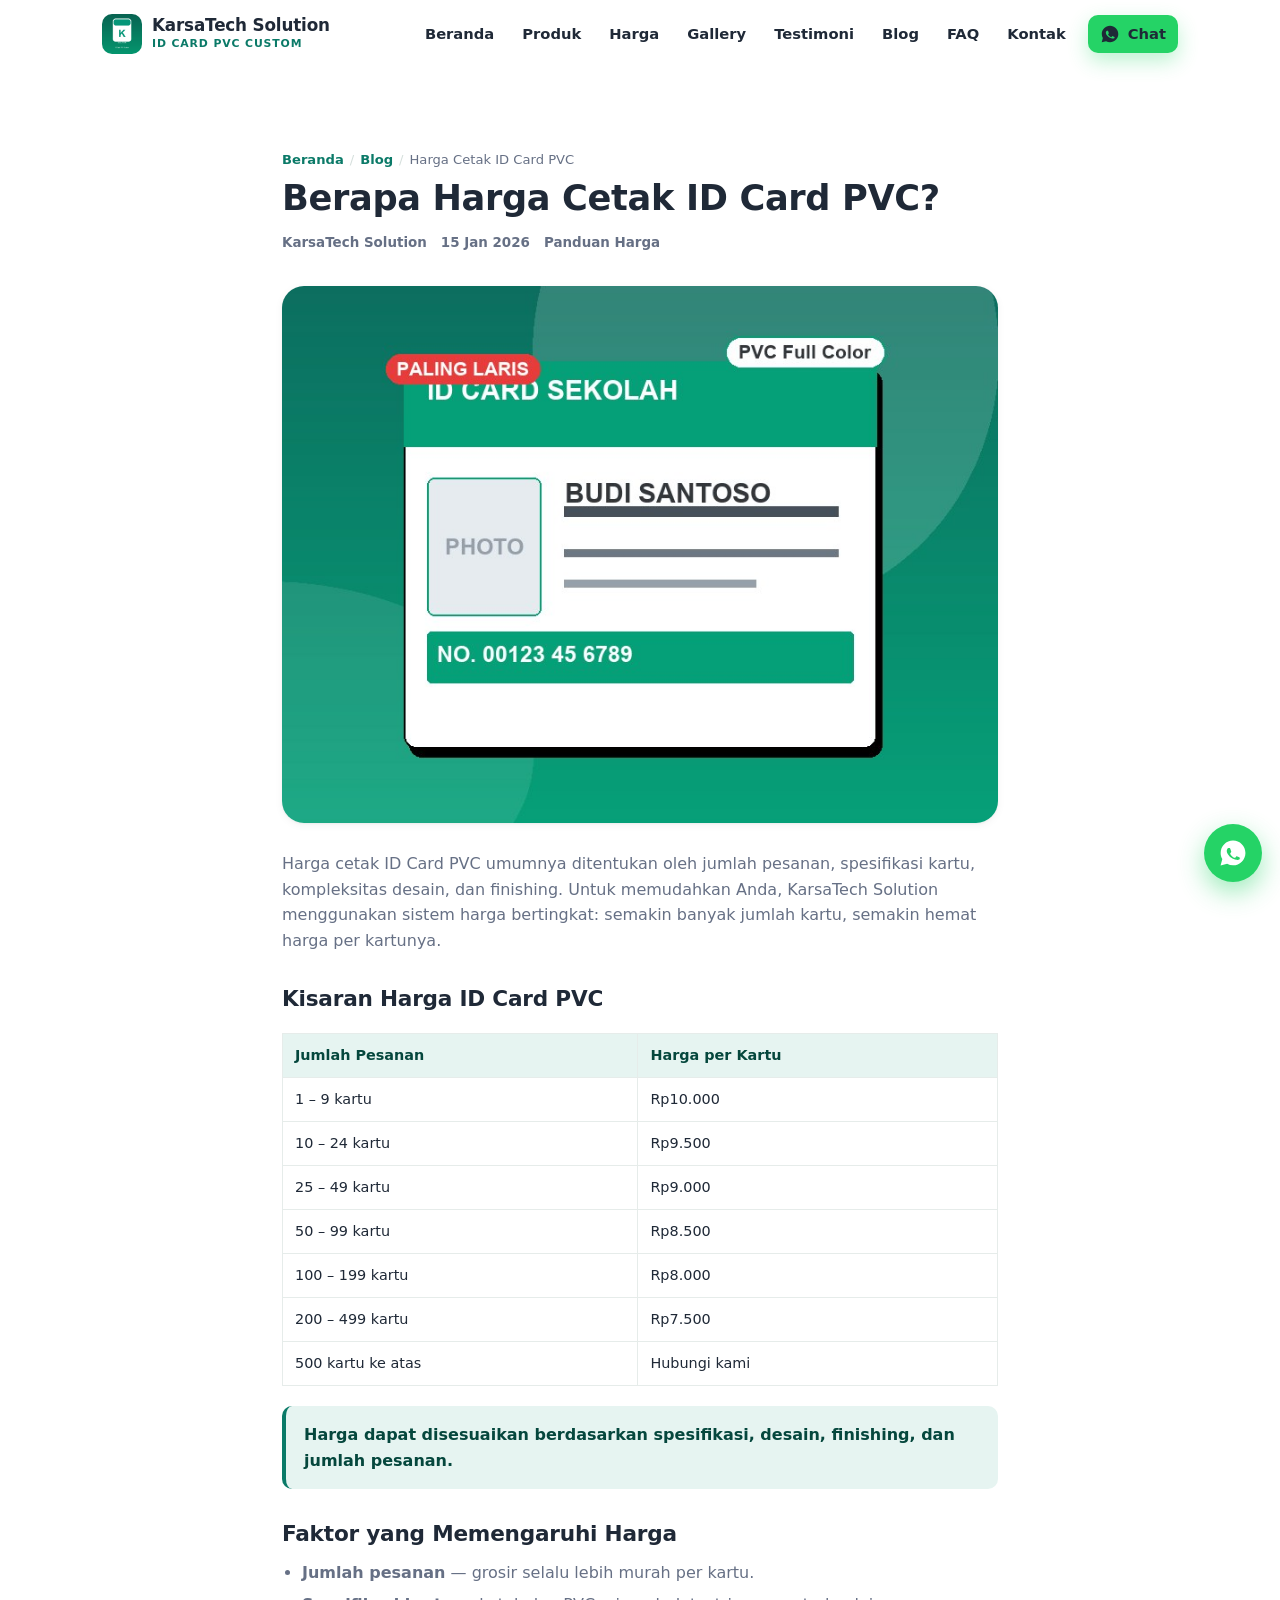
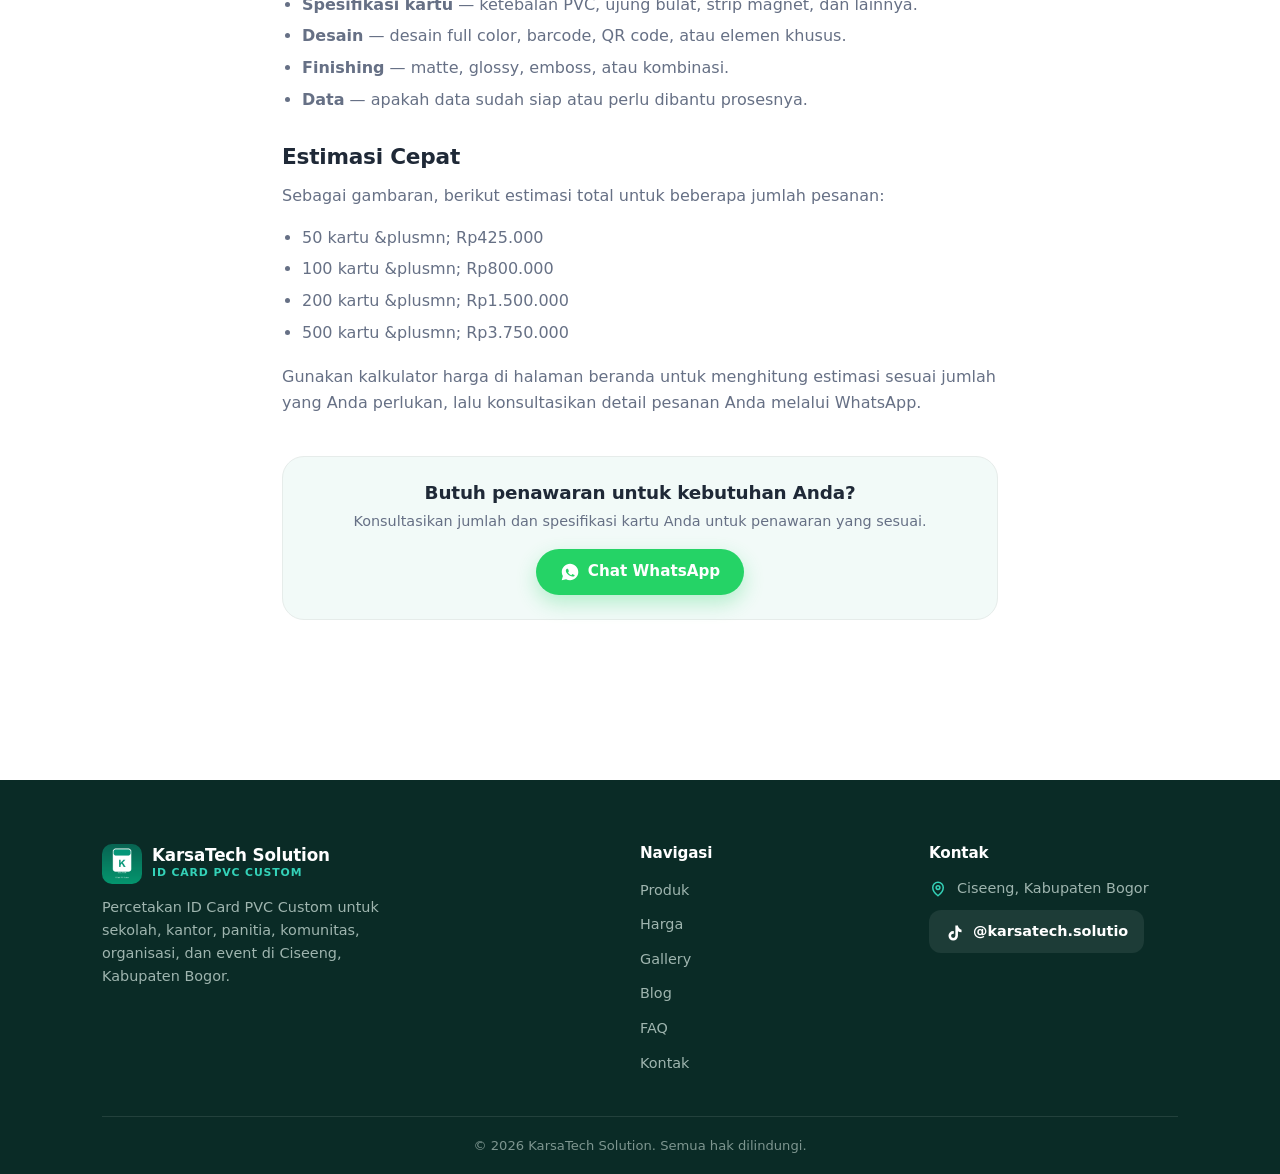
<file: blog/harga-id-card.html>
<!DOCTYPE html>
<html lang="id">
<head>
  <meta charset="UTF-8">
  <meta name="viewport" content="width=device-width, initial-scale=1.0">

  <title>Berapa Harga Cetak ID Card PVC? | Blog KarsaTech Solution</title>
  <meta name="description" content="Simak kisaran harga cetak ID Card PVC per kartu untuk pesanan satuan hingga grosir dari KarsaTech Solution di Ciseeng, Bogor.">
  <meta name="robots" content="index, follow">

  <link rel="canonical" href="https://username.github.io/karsatech-solution/blog/harga-id-card.html">
  <link rel="icon" type="image/svg+xml" href="../favicon.svg">

  <meta property="og:type" content="article">
  <meta property="og:locale" content="id_ID">
  <meta property="og:site_name" content="KarsaTech Solution">
  <meta property="og:title" content="Berapa Harga Cetak ID Card PVC?">
  <meta property="og:description" content="Kisaran harga cetak ID Card PVC per kartu untuk pesanan satuan hingga grosir.">
  <meta property="og:url" content="https://username.github.io/karsatech-solution/blog/harga-id-card.html">
  <meta property="og:image" content="../images/logo.png">

  <link rel="stylesheet" href="../style.css">
</head>
<body>
  <a class="skip-link" href="#main">Langsung ke konten</a>

  <header class="navbar" id="navbar">
    <div class="container navbar__inner">
      <a href="../index.html" class="brand" aria-label="KarsaTech Solution - Beranda">
        <img class="brand__logo" src="../images/logo.png" alt="Logo KarsaTech Solution">
        <span>
          <span class="brand__name">KarsaTech Solution</span>
          <span class="brand__sub">ID Card PVC Custom</span>
        </span>
      </a>

      <button class="nav-toggle" id="navToggle" type="button" aria-expanded="false" aria-controls="navLinks" aria-label="Buka menu navigasi">
        <span class="nav-toggle__icon" aria-hidden="true"></span>
      </button>

      <nav class="nav-links" id="navLinks" aria-label="Navigasi utama">
        <a href="../index.html#beranda">Beranda</a>
        <a href="../index.html#produk">Produk</a>
        <a href="../index.html#harga">Harga</a>
        <a href="../index.html#gallery">Gallery</a>
        <a href="../index.html#testimoni">Testimoni</a>
        <a href="../blog.html">Blog</a>
        <a href="../index.html#faq">FAQ</a>
        <a href="../index.html#kontak">Kontak</a>
        <span class="nav-cta">
          <a class="btn btn-sm btn-whatsapp" data-wa="Halo KarsaTech Solution, saya ingin pesan cetak ID Card PVC." aria-label="Chat WhatsApp KarsaTech Solution">
            <svg class="btn-icon" viewBox="0 0 24 24" fill="currentColor" aria-hidden="true"><path d="M12.04 2C6.58 2 2.13 6.45 2.13 11.91c0 1.75.46 3.45 1.32 4.95L2.05 22l5.25-1.38a9.9 9.9 0 0 0 4.74 1.21c5.46 0 9.91-4.45 9.91-9.91C21.95 6.45 17.5 2 12.04 2zm5.83 14.12c-.25.7-1.45 1.34-2 1.38-.51.04-1.17.1-3.35-.7-2.63-1-4.32-3.5-4.45-3.66-.13-.16-1.06-1.41-1.06-2.68s.67-1.9.91-2.16c.24-.26.52-.32.7-.32h.5c.16 0 .38-.06.59.45.25.6.76 2.08.83 2.23.07.15.11.33.02.53-.09.2-.13.32-.26.5-.13.18-.27.4-.39.54-.13.13-.27.27-.12.53.15.26.65 1.08 1.4 1.75.96.86 1.78 1.13 2.03 1.26.25.13.4.11.55-.06.15-.18.63-.73.8-.98.17-.26.34-.21.57-.13.24.08 1.5.71 1.76.84.26.13.43.19.49.3.07.1.07.6-.18 1.2z"/></svg>
            Chat
          </a>
        </span>
      </nav>
    </div>
  </header>
  <div class="nav-overlay" id="navOverlay" aria-hidden="true"></div>

  <main id="main">
    <article class="section">
      <div class="container article">
        <header class="article__header">
          <p class="crumbs"><a href="../index.html">Beranda</a><span>/</span><a href="../blog.html">Blog</a><span>/</span>Harga Cetak ID Card PVC</p>
          <h1 class="article__title">Berapa Harga Cetak ID Card PVC?</h1>
          <div class="article__meta">
            <span>KarsaTech Solution</span>
            <span>15 Jan 2026</span>
            <span>Panduan Harga</span>
          </div>
        </header>

        <div class="article__cover">
          <img src="../images/products/id-card-sekolah.jpg" alt="Contoh ID Card PVC cetakan KarsaTech Solution" width="800" height="600">
        </div>

        <div class="article__body">
          <p>
            Harga cetak ID Card PVC umumnya ditentukan oleh jumlah pesanan, spesifikasi kartu,
            kompleksitas desain, dan finishing. Untuk memudahkan Anda, KarsaTech Solution menggunakan
            sistem harga bertingkat: semakin banyak jumlah kartu, semakin hemat harga per kartunya.
          </p>

          <h2>Kisaran Harga ID Card PVC</h2>
          <table>
            <thead>
              <tr>
                <th>Jumlah Pesanan</th>
                <th>Harga per Kartu</th>
              </tr>
            </thead>
            <tbody>
              <tr><td>1 &ndash; 9 kartu</td><td>Rp10.000</td></tr>
              <tr><td>10 &ndash; 24 kartu</td><td>Rp9.500</td></tr>
              <tr><td>25 &ndash; 49 kartu</td><td>Rp9.000</td></tr>
              <tr><td>50 &ndash; 99 kartu</td><td>Rp8.500</td></tr>
              <tr><td>100 &ndash; 199 kartu</td><td>Rp8.000</td></tr>
              <tr><td>200 &ndash; 499 kartu</td><td>Rp7.500</td></tr>
              <tr><td>500 kartu ke atas</td><td>Hubungi kami</td></tr>
            </tbody>
          </table>

          <div class="article-note">
            <p>Harga dapat disesuaikan berdasarkan spesifikasi, desain, finishing, dan jumlah pesanan.</p>
          </div>

          <h2>Faktor yang Memengaruhi Harga</h2>
          <ul>
            <li><strong>Jumlah pesanan</strong> &mdash; grosir selalu lebih murah per kartu.</li>
            <li><strong>Spesifikasi kartu</strong> &mdash; ketebalan PVC, ujung bulat, strip magnet, dan lainnya.</li>
            <li><strong>Desain</strong> &mdash; desain full color, barcode, QR code, atau elemen khusus.</li>
            <li><strong>Finishing</strong> &mdash; matte, glossy, emboss, atau kombinasi.</li>
            <li><strong>Data</strong> &mdash; apakah data sudah siap atau perlu dibantu prosesnya.</li>
          </ul>

          <h2>Estimasi Cepat</h2>
          <p>Sebagai gambaran, berikut estimasi total untuk beberapa jumlah pesanan:</p>
          <ul>
            <li>50 kartu &amp;plusmn; Rp425.000</li>
            <li>100 kartu &amp;plusmn; Rp800.000</li>
            <li>200 kartu &amp;plusmn; Rp1.500.000</li>
            <li>500 kartu &amp;plusmn; Rp3.750.000</li>
          </ul>

          <p>
            Gunakan kalkulator harga di halaman beranda untuk menghitung estimasi sesuai jumlah yang Anda
            perlukan, lalu konsultasikan detail pesanan Anda melalui WhatsApp.
          </p>
        </div>

        <aside class="article__cta">
          <h3>Butuh penawaran untuk kebutuhan Anda?</h3>
          <p>Konsultasikan jumlah dan spesifikasi kartu Anda untuk penawaran yang sesuai.</p>
          <a class="btn btn-whatsapp" data-wa="Halo KarsaTech Solution, saya ingin tanya harga cetak ID Card PVC.">
            <svg class="btn-icon" viewBox="0 0 24 24" fill="currentColor" aria-hidden="true"><path d="M12.04 2C6.58 2 2.13 6.45 2.13 11.91c0 1.75.46 3.45 1.32 4.95L2.05 22l5.25-1.38a9.9 9.9 0 0 0 4.74 1.21c5.46 0 9.91-4.45 9.91-9.91C21.95 6.45 17.5 2 12.04 2zm5.83 14.12c-.25.7-1.45 1.34-2 1.38-.51.04-1.17.1-3.35-.7-2.63-1-4.32-3.5-4.45-3.66-.13-.16-1.06-1.41-1.06-2.68s.67-1.9.91-2.16c.24-.26.52-.32.7-.32h.5c.16 0 .38-.06.59.45.25.6.76 2.08.83 2.23.07.15.11.33.02.53-.09.2-.13.32-.26.5-.13.18-.27.4-.39.54-.13.13-.27.27-.12.53.15.26.65 1.08 1.4 1.75.96.86 1.78 1.13 2.03 1.26.25.13.4.11.55-.06.15-.18.63-.73.8-.98.17-.26.34-.21.57-.13.24.08 1.5.71 1.76.84.26.13.43.19.49.3.07.1.07.6-.18 1.2z"/></svg>
            Chat WhatsApp
          </a>
        </aside>
      </div>
    </article>
  </main>

  <footer class="footer">
    <div class="container">
      <div class="footer__grid">
        <div class="footer__brand">
          <a href="../index.html" class="brand" aria-label="KarsaTech Solution - Beranda">
            <img class="brand__logo" src="../images/logo.png" alt="Logo KarsaTech Solution" loading="lazy">
            <span>
              <span class="brand__name">KarsaTech Solution</span>
              <span class="brand__sub">ID Card PVC Custom</span>
            </span>
          </a>
          <p>Percetakan ID Card PVC Custom untuk sekolah, kantor, panitia, komunitas, organisasi, dan event di Ciseeng, Kabupaten Bogor.</p>
        </div>

        <nav aria-label="Link footer">
          <h2 class="footer__title">Navigasi</h2>
          <ul class="footer__links">
            <li><a href="../index.html#produk">Produk</a></li>
            <li><a href="../index.html#harga">Harga</a></li>
            <li><a href="../index.html#gallery">Gallery</a></li>
            <li><a href="../blog.html">Blog</a></li>
            <li><a href="../index.html#faq">FAQ</a></li>
            <li><a href="../index.html#kontak">Kontak</a></li>
          </ul>
        </nav>

        <div>
          <h2 class="footer__title">Kontak</h2>
          <ul class="footer__contact">
            <li>
              <svg viewBox="0 0 24 24" fill="none" stroke="currentColor" stroke-width="2" aria-hidden="true"><path d="M12 21s-7-5.1-7-11a7 7 0 1 1 14 0c0 5.9-7 11-7 11z"/><circle cx="12" cy="10" r="2.5"/></svg>
              <span class="js-location">Ciseeng, Kabupaten Bogor</span>
            </li>
            <li>
              <a class="js-tiktok footer__tiktok" href="https://www.tiktok.com/@karsatech.solutio" aria-label="TikTok KarsaTech Solution">
                <svg viewBox="0 0 24 24" aria-hidden="true"><path d="M16.6 5.82A4.28 4.28 0 0 1 15.54 3h-3.09v12.4a2.59 2.59 0 1 1-2.59-2.59c.27 0 .53.04.77.12V9.77a5.76 5.76 0 0 0-.77-.05 5.68 5.68 0 1 0 5.68 5.68V9.76a7.35 7.35 0 0 0 4.3 1.38V8.05a4.29 4.29 0 0 1-3.24-2.23z"/></svg>
                <span class="js-tiktok-handle">@karsatech.solutio</span>
              </a>
            </li>
          </ul>
        </div>
      </div>

      <div class="footer__bottom">
        &copy; <span id="year">2026</span> KarsaTech Solution. Semua hak dilindungi.
      </div>
    </div>
  </footer>

  <a class="wa-float" id="waFloat" href="#" aria-label="Chat WhatsApp KarsaTech Solution">
    <svg viewBox="0 0 24 24" fill="currentColor" aria-hidden="true"><path d="M12.04 2C6.58 2 2.13 6.45 2.13 11.91c0 1.75.46 3.45 1.32 4.95L2.05 22l5.25-1.38a9.9 9.9 0 0 0 4.74 1.21c5.46 0 9.91-4.45 9.91-9.91C21.95 6.45 17.5 2 12.04 2zm5.83 14.12c-.25.7-1.45 1.34-2 1.38-.51.04-1.17.1-3.35-.7-2.63-1-4.32-3.5-4.45-3.66-.13-.16-1.06-1.41-1.06-2.68s.67-1.9.91-2.16c.24-.26.52-.32.7-.32h.5c.16 0 .38-.06.59.45.25.6.76 2.08.83 2.23.07.15.11.33.02.53-.09.2-.13.32-.26.5-.13.18-.27.4-.39.54-.13.13-.27.27-.12.53.15.26.65 1.08 1.4 1.75.96.86 1.78 1.13 2.03 1.26.25.13.4.11.55-.06.15-.18.63-.73.8-.98.17-.26.34-.21.57-.13.24.08 1.5.71 1.76.84.26.13.43.19.49.3.07.1.07.6-.18 1.2z"/></svg>
  </a>

  <script src="../config.js"></script>
  <script src="../script.js"></script>
</body>
</html>
</file>
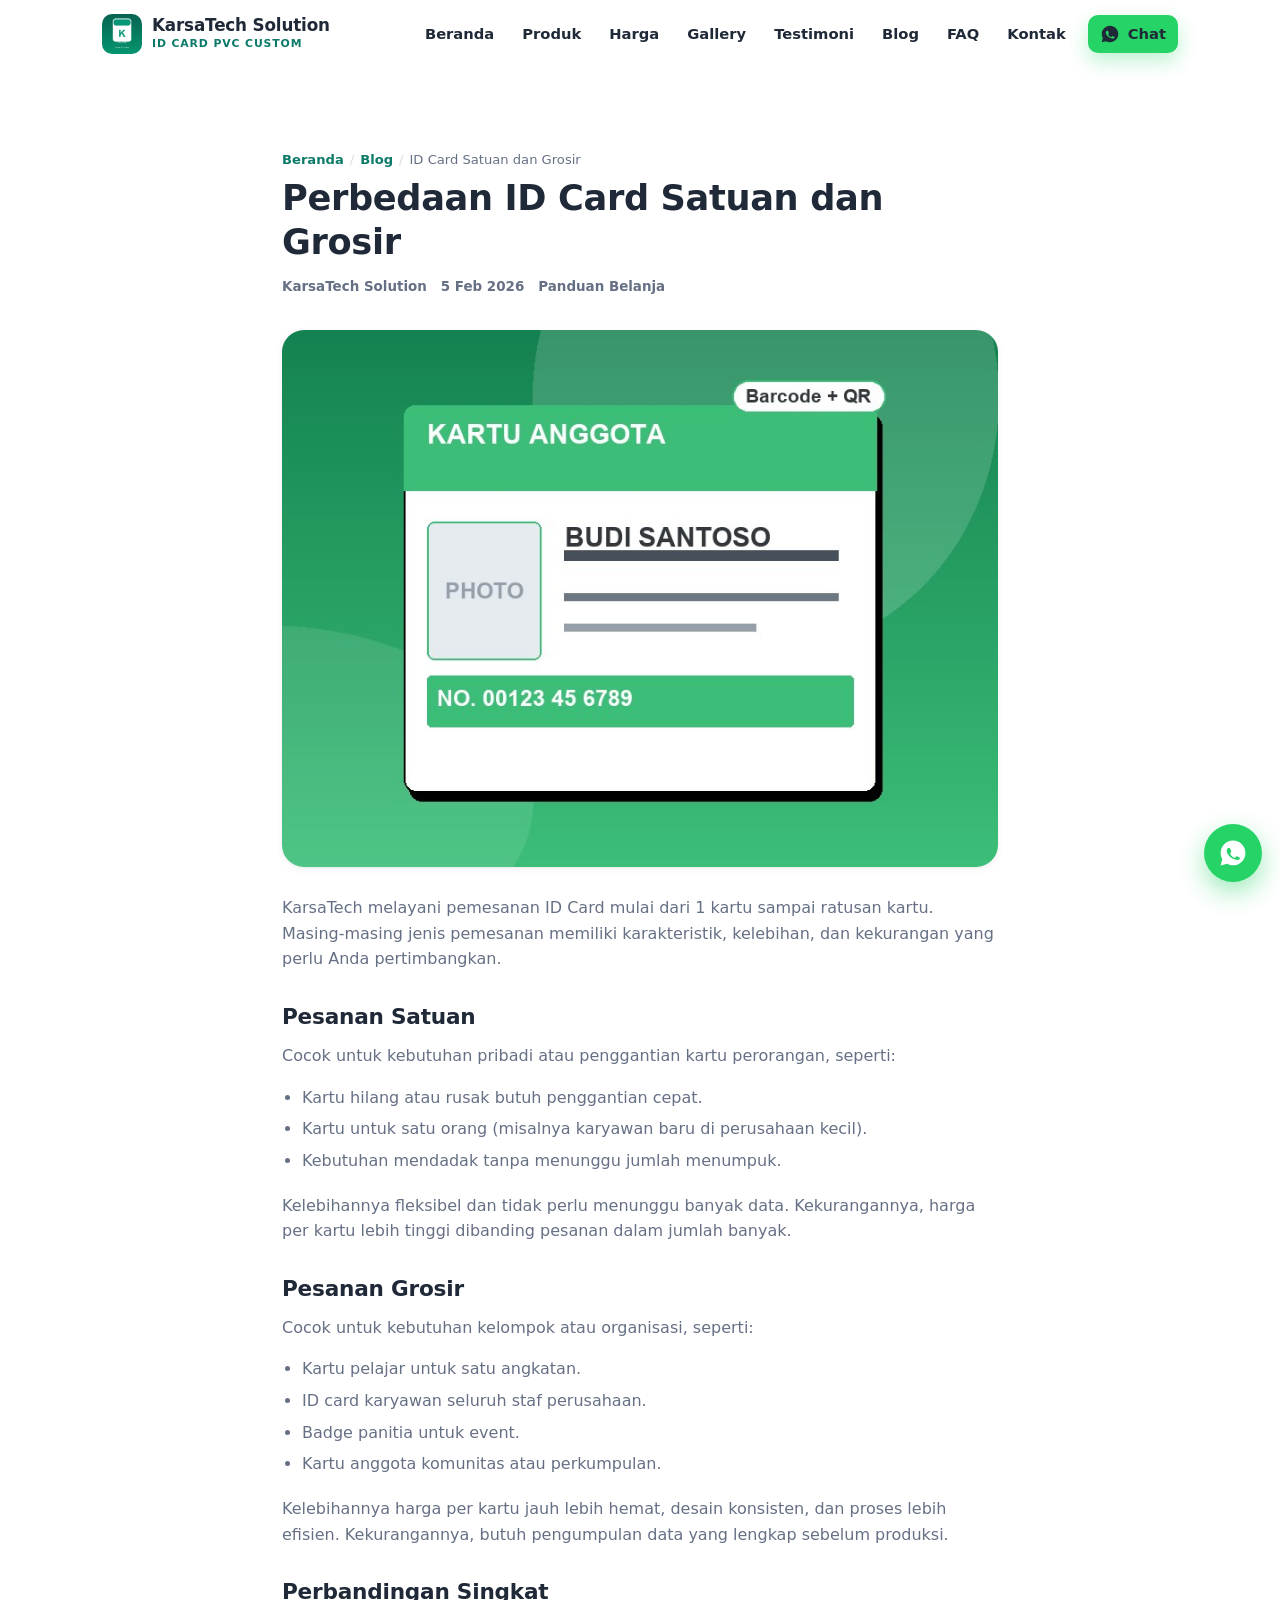
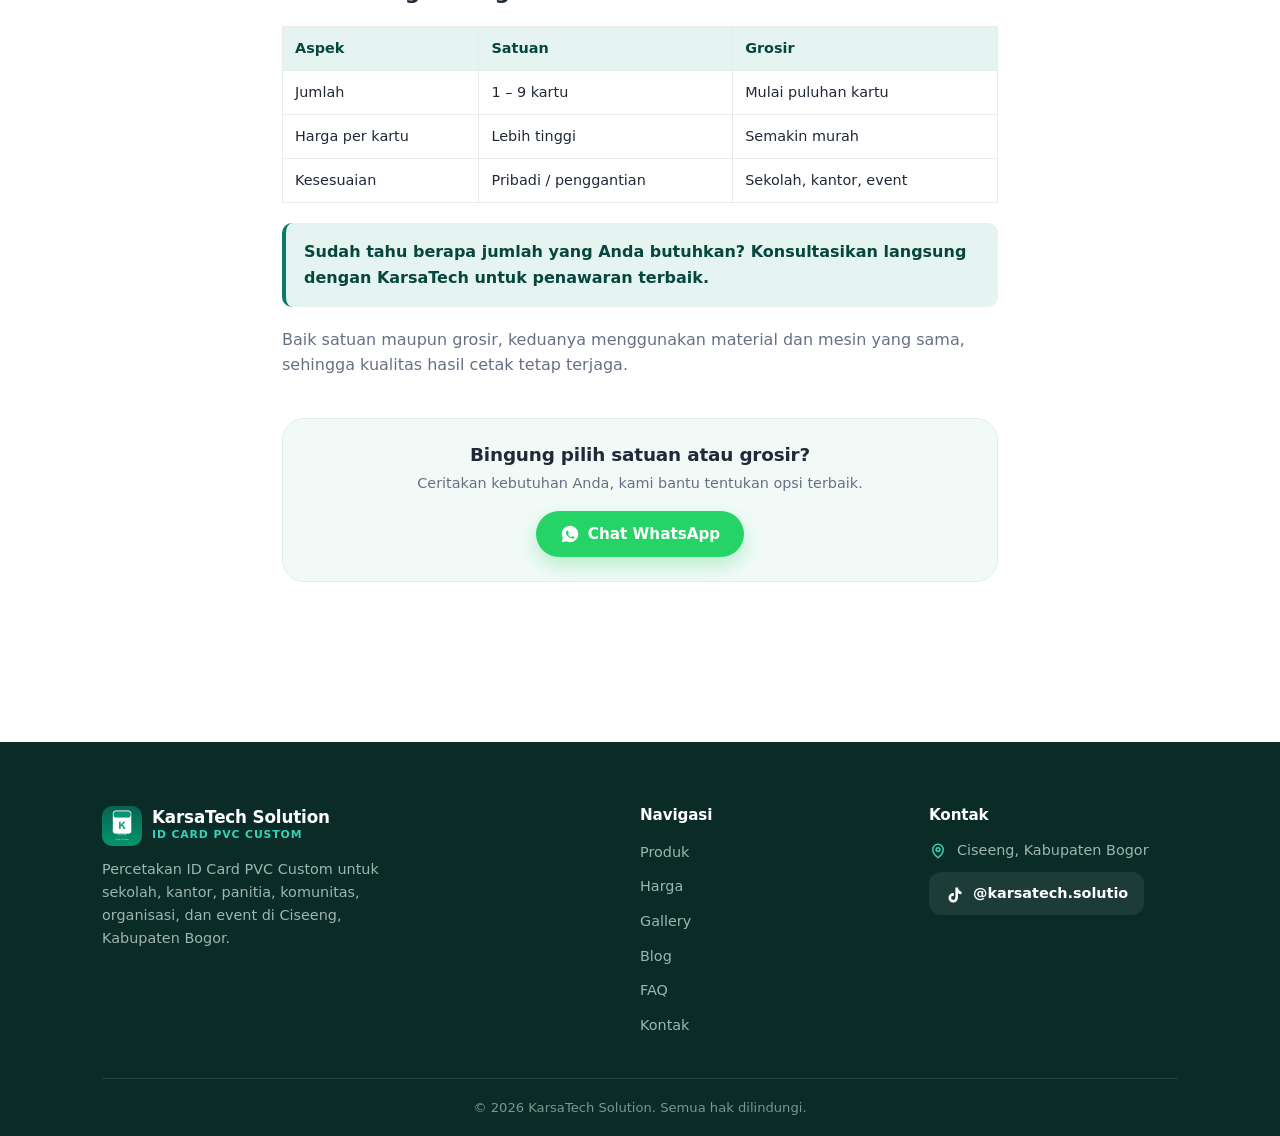
<file: blog/id-card-grosir.html>
<!DOCTYPE html>
<html lang="id">
<head>
  <meta charset="UTF-8">
  <meta name="viewport" content="width=device-width, initial-scale=1.0">

  <title>Perbedaan ID Card Satuan dan Grosir | Blog KarsaTech Solution</title>
  <meta name="description" content="Kapan pesan ID Card satuan dan kapan memilih grosir? Simak perbandingan harga, proses, dan kapan masing-masing pilihan paling tepat.">
  <meta name="robots" content="index, follow">

  <link rel="canonical" href="https://username.github.io/karsatech-solution/blog/id-card-grosir.html">
  <link rel="icon" type="image/svg+xml" href="../favicon.svg">

  <meta property="og:type" content="article">
  <meta property="og:locale" content="id_ID">
  <meta property="og:site_name" content="KarsaTech Solution">
  <meta property="og:title" content="Perbedaan ID Card Satuan dan Grosir">
  <meta property="og:description" content="Bandingkan pesanan ID Card satuan dan grosir dari segi harga dan proses.">
  <meta property="og:url" content="https://username.github.io/karsatech-solution/blog/id-card-grosir.html">
  <meta property="og:image" content="../images/logo.png">

  <link rel="stylesheet" href="../style.css">
</head>
<body>
  <a class="skip-link" href="#main">Langsung ke konten</a>

  <header class="navbar" id="navbar">
    <div class="container navbar__inner">
      <a href="../index.html" class="brand" aria-label="KarsaTech Solution - Beranda">
        <img class="brand__logo" src="../images/logo.png" alt="Logo KarsaTech Solution">
        <span>
          <span class="brand__name">KarsaTech Solution</span>
          <span class="brand__sub">ID Card PVC Custom</span>
        </span>
      </a>

      <button class="nav-toggle" id="navToggle" type="button" aria-expanded="false" aria-controls="navLinks" aria-label="Buka menu navigasi">
        <span class="nav-toggle__icon" aria-hidden="true"></span>
      </button>

      <nav class="nav-links" id="navLinks" aria-label="Navigasi utama">
        <a href="../index.html#beranda">Beranda</a>
        <a href="../index.html#produk">Produk</a>
        <a href="../index.html#harga">Harga</a>
        <a href="../index.html#gallery">Gallery</a>
        <a href="../index.html#testimoni">Testimoni</a>
        <a href="../blog.html">Blog</a>
        <a href="../index.html#faq">FAQ</a>
        <a href="../index.html#kontak">Kontak</a>
        <span class="nav-cta">
          <a class="btn btn-sm btn-whatsapp" data-wa="Halo KarsaTech Solution, saya ingin pesan cetak ID Card PVC." aria-label="Chat WhatsApp KarsaTech Solution">
            <svg class="btn-icon" viewBox="0 0 24 24" fill="currentColor" aria-hidden="true"><path d="M12.04 2C6.58 2 2.13 6.45 2.13 11.91c0 1.75.46 3.45 1.32 4.95L2.05 22l5.25-1.38a9.9 9.9 0 0 0 4.74 1.21c5.46 0 9.91-4.45 9.91-9.91C21.95 6.45 17.5 2 12.04 2zm5.83 14.12c-.25.7-1.45 1.34-2 1.38-.51.04-1.17.1-3.35-.7-2.63-1-4.32-3.5-4.45-3.66-.13-.16-1.06-1.41-1.06-2.68s.67-1.9.91-2.16c.24-.26.52-.32.7-.32h.5c.16 0 .38-.06.59.45.25.6.76 2.08.83 2.23.07.15.11.33.02.53-.09.2-.13.32-.26.5-.13.18-.27.4-.39.54-.13.13-.27.27-.12.53.15.26.65 1.08 1.4 1.75.96.86 1.78 1.13 2.03 1.26.25.13.4.11.55-.06.15-.18.63-.73.8-.98.17-.26.34-.21.57-.13.24.08 1.5.71 1.76.84.26.13.43.19.49.3.07.1.07.6-.18 1.2z"/></svg>
            Chat
          </a>
        </span>
      </nav>
    </div>
  </header>
  <div class="nav-overlay" id="navOverlay" aria-hidden="true"></div>

  <main id="main">
    <article class="section">
      <div class="container article">
        <header class="article__header">
          <p class="crumbs"><a href="../index.html">Beranda</a><span>/</span><a href="../blog.html">Blog</a><span>/</span>ID Card Satuan dan Grosir</p>
          <h1 class="article__title">Perbedaan ID Card Satuan dan Grosir</h1>
          <div class="article__meta">
            <span>KarsaTech Solution</span>
            <span>5 Feb 2026</span>
            <span>Panduan Belanja</span>
          </div>
        </header>

        <div class="article__cover">
          <img src="../images/products/kartu-anggota.jpg" alt="Cetak ID Card dalam jumlah banyak / grosir" width="800" height="600">
        </div>

        <div class="article__body">
          <p>
            KarsaTech melayani pemesanan ID Card mulai dari 1 kartu sampai ratusan kartu.
            Masing-masing jenis pemesanan memiliki karakteristik, kelebihan, dan kekurangan
            yang perlu Anda pertimbangkan.
          </p>

          <h2>Pesanan Satuan</h2>
          <p>Cocok untuk kebutuhan pribadi atau penggantian kartu perorangan, seperti:</p>
          <ul>
            <li>Kartu hilang atau rusak butuh penggantian cepat.</li>
            <li>Kartu untuk satu orang (misalnya karyawan baru di perusahaan kecil).</li>
            <li>Kebutuhan mendadak tanpa menunggu jumlah menumpuk.</li>
          </ul>
          <p>
            Kelebihannya fleksibel dan tidak perlu menunggu banyak data. Kekurangannya, harga per kartu lebih
            tinggi dibanding pesanan dalam jumlah banyak.
          </p>

          <h2>Pesanan Grosir</h2>
          <p>Cocok untuk kebutuhan kelompok atau organisasi, seperti:</p>
          <ul>
            <li>Kartu pelajar untuk satu angkatan.</li>
            <li>ID card karyawan seluruh staf perusahaan.</li>
            <li>Badge panitia untuk event.</li>
            <li>Kartu anggota komunitas atau perkumpulan.</li>
          </ul>
          <p>
            Kelebihannya harga per kartu jauh lebih hemat, desain konsisten, dan proses lebih efisien.
            Kekurangannya, butuh pengumpulan data yang lengkap sebelum produksi.
          </p>

          <h2>Perbandingan Singkat</h2>
          <table>
            <thead>
              <tr>
                <th>Aspek</th>
                <th>Satuan</th>
                <th>Grosir</th>
              </tr>
            </thead>
            <tbody>
              <tr><td>Jumlah</td><td>1 &ndash; 9 kartu</td><td>Mulai puluhan kartu</td></tr>
              <tr><td>Harga per kartu</td><td>Lebih tinggi</td><td>Semakin murah</td></tr>
              <tr><td>Kesesuaian</td><td>Pribadi / penggantian</td><td>Sekolah, kantor, event</td></tr>
            </tbody>
          </table>

          <div class="article-note">
            <p>Sudah tahu berapa jumlah yang Anda butuhkan? Konsultasikan langsung dengan KarsaTech untuk penawaran terbaik.</p>
          </div>

          <p>
            Baik satuan maupun grosir, keduanya menggunakan material dan mesin yang sama,
            sehingga kualitas hasil cetak tetap terjaga.
          </p>
        </div>

        <aside class="article__cta">
          <h3>Bingung pilih satuan atau grosir?</h3>
          <p>Ceritakan kebutuhan Anda, kami bantu tentukan opsi terbaik.</p>
          <a class="btn btn-whatsapp" data-wa="Halo KarsaTech Solution, saya ingin menanyakan pesanan ID Card satuan / grosir.">
            <svg class="btn-icon" viewBox="0 0 24 24" fill="currentColor" aria-hidden="true"><path d="M12.04 2C6.58 2 2.13 6.45 2.13 11.91c0 1.75.46 3.45 1.32 4.95L2.05 22l5.25-1.38a9.9 9.9 0 0 0 4.74 1.21c5.46 0 9.91-4.45 9.91-9.91C21.95 6.45 17.5 2 12.04 2zm5.83 14.12c-.25.7-1.45 1.34-2 1.38-.51.04-1.17.1-3.35-.7-2.63-1-4.32-3.5-4.45-3.66-.13-.16-1.06-1.41-1.06-2.68s.67-1.9.91-2.16c.24-.26.52-.32.7-.32h.5c.16 0 .38-.06.59.45.25.6.76 2.08.83 2.23.07.15.11.33.02.53-.09.2-.13.32-.26.5-.13.18-.27.4-.39.54-.13.13-.27.27-.12.53.15.26.65 1.08 1.4 1.75.96.86 1.78 1.13 2.03 1.26.25.13.4.11.55-.06.15-.18.63-.73.8-.98.17-.26.34-.21.57-.13.24.08 1.5.71 1.76.84.26.13.43.19.49.3.07.1.07.6-.18 1.2z"/></svg>
            Chat WhatsApp
          </a>
        </aside>
      </div>
    </article>
  </main>

  <footer class="footer">
    <div class="container">
      <div class="footer__grid">
        <div class="footer__brand">
          <a href="../index.html" class="brand" aria-label="KarsaTech Solution - Beranda">
            <img class="brand__logo" src="../images/logo.png" alt="Logo KarsaTech Solution" loading="lazy">
            <span>
              <span class="brand__name">KarsaTech Solution</span>
              <span class="brand__sub">ID Card PVC Custom</span>
            </span>
          </a>
          <p>Percetakan ID Card PVC Custom untuk sekolah, kantor, panitia, komunitas, organisasi, dan event di Ciseeng, Kabupaten Bogor.</p>
        </div>

        <nav aria-label="Link footer">
          <h2 class="footer__title">Navigasi</h2>
          <ul class="footer__links">
            <li><a href="../index.html#produk">Produk</a></li>
            <li><a href="../index.html#harga">Harga</a></li>
            <li><a href="../index.html#gallery">Gallery</a></li>
            <li><a href="../blog.html">Blog</a></li>
            <li><a href="../index.html#faq">FAQ</a></li>
            <li><a href="../index.html#kontak">Kontak</a></li>
          </ul>
        </nav>

        <div>
          <h2 class="footer__title">Kontak</h2>
          <ul class="footer__contact">
            <li>
              <svg viewBox="0 0 24 24" fill="none" stroke="currentColor" stroke-width="2" aria-hidden="true"><path d="M12 21s-7-5.1-7-11a7 7 0 1 1 14 0c0 5.9-7 11-7 11z"/><circle cx="12" cy="10" r="2.5"/></svg>
              <span class="js-location">Ciseeng, Kabupaten Bogor</span>
            </li>
            <li>
              <a class="js-tiktok footer__tiktok" href="https://www.tiktok.com/@karsatech.solutio" aria-label="TikTok KarsaTech Solution">
                <svg viewBox="0 0 24 24" aria-hidden="true"><path d="M16.6 5.82A4.28 4.28 0 0 1 15.54 3h-3.09v12.4a2.59 2.59 0 1 1-2.59-2.59c.27 0 .53.04.77.12V9.77a5.76 5.76 0 0 0-.77-.05 5.68 5.68 0 1 0 5.68 5.68V9.76a7.35 7.35 0 0 0 4.3 1.38V8.05a4.29 4.29 0 0 1-3.24-2.23z"/></svg>
                <span class="js-tiktok-handle">@karsatech.solutio</span>
              </a>
            </li>
          </ul>
        </div>
      </div>

      <div class="footer__bottom">
        &copy; <span id="year">2026</span> KarsaTech Solution. Semua hak dilindungi.
      </div>
    </div>
  </footer>

  <a class="wa-float" id="waFloat" href="#" aria-label="Chat WhatsApp KarsaTech Solution">
    <svg viewBox="0 0 24 24" fill="currentColor" aria-hidden="true"><path d="M12.04 2C6.58 2 2.13 6.45 2.13 11.91c0 1.75.46 3.45 1.32 4.95L2.05 22l5.25-1.38a9.9 9.9 0 0 0 4.74 1.21c5.46 0 9.91-4.45 9.91-9.91C21.95 6.45 17.5 2 12.04 2zm5.83 14.12c-.25.7-1.45 1.34-2 1.38-.51.04-1.17.1-3.35-.7-2.63-1-4.32-3.5-4.45-3.66-.13-.16-1.06-1.41-1.06-2.68s.67-1.9.91-2.16c.24-.26.52-.32.7-.32h.5c.16 0 .38-.06.59.45.25.6.76 2.08.83 2.23.07.15.11.33.02.53-.09.2-.13.32-.26.5-.13.18-.27.4-.39.54-.13.13-.27.27-.12.53.15.26.65 1.08 1.4 1.75.96.86 1.78 1.13 2.03 1.26.25.13.4.11.55-.06.15-.18.63-.73.8-.98.17-.26.34-.21.57-.13.24.08 1.5.71 1.76.84.26.13.43.19.49.3.07.1.07.6-.18 1.2z"/></svg>
  </a>

  <script src="../config.js"></script>
  <script src="../script.js"></script>
</body>
</html>
</file>
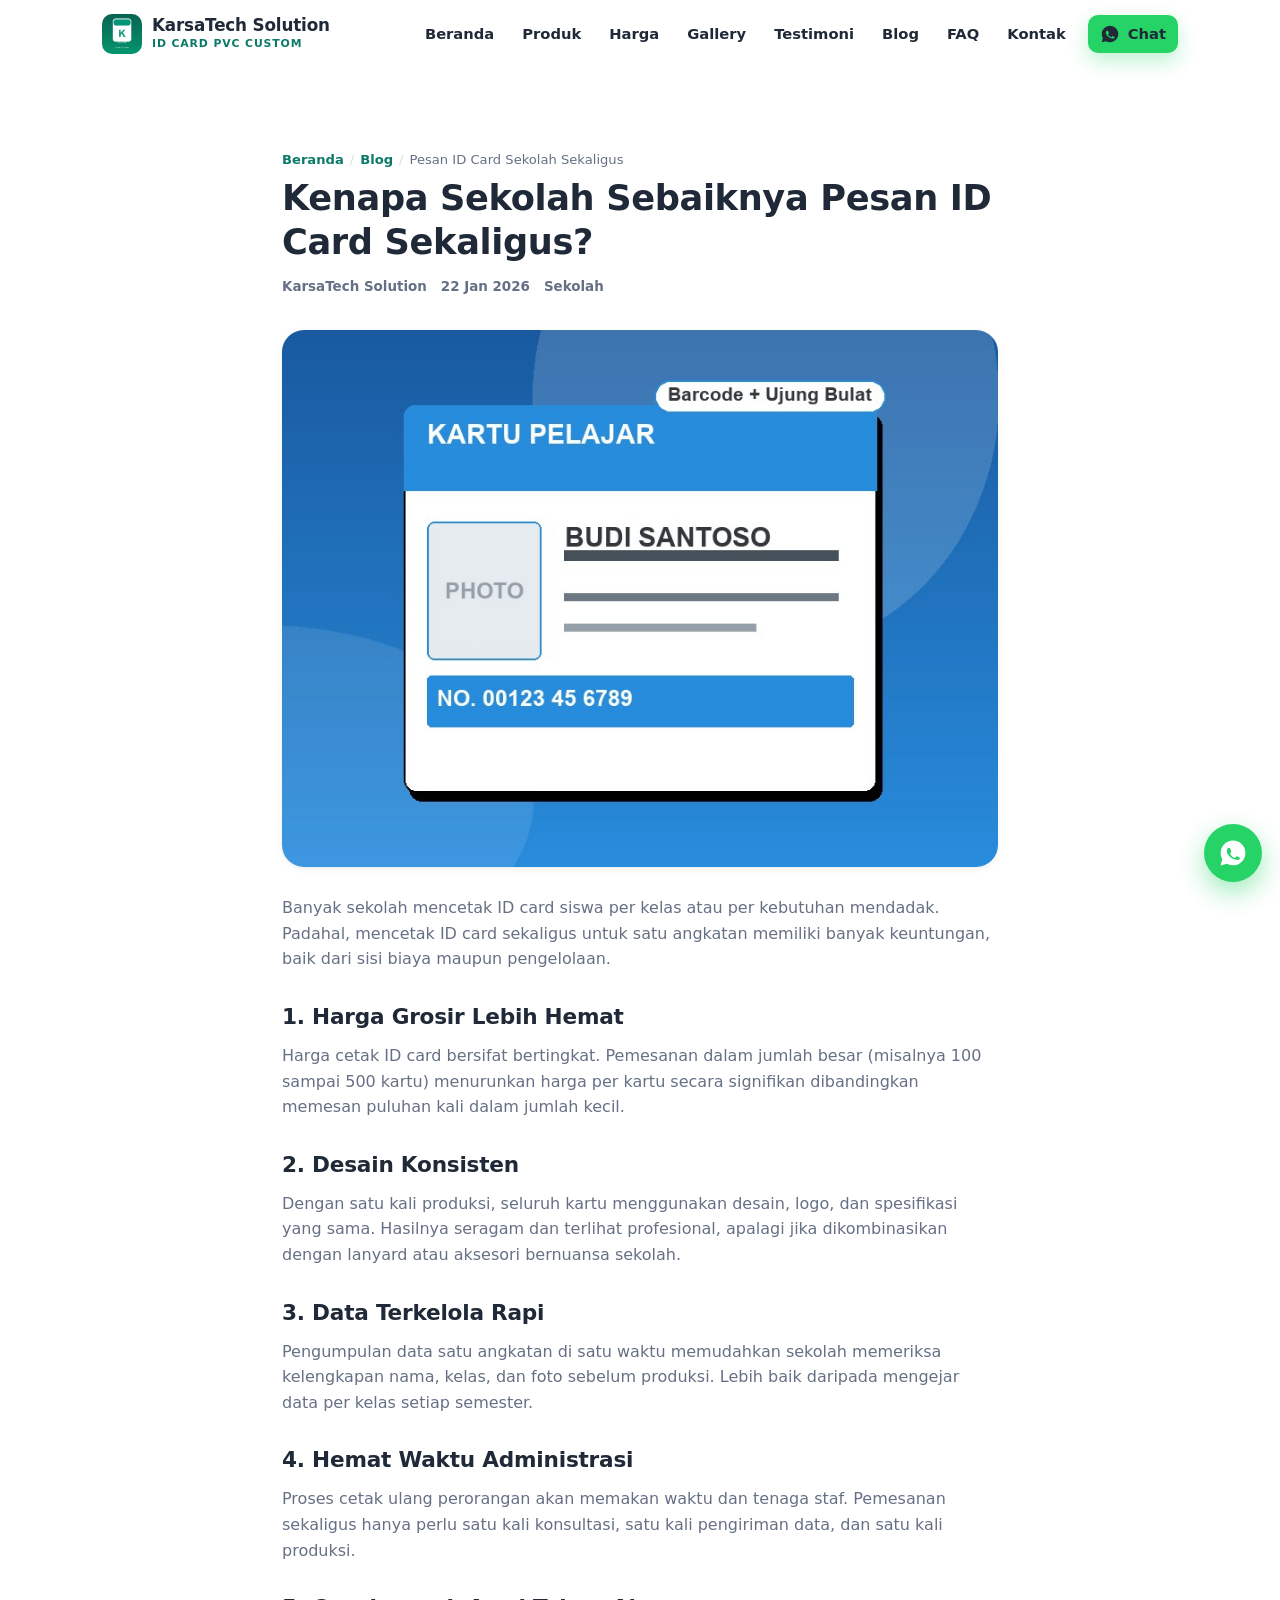
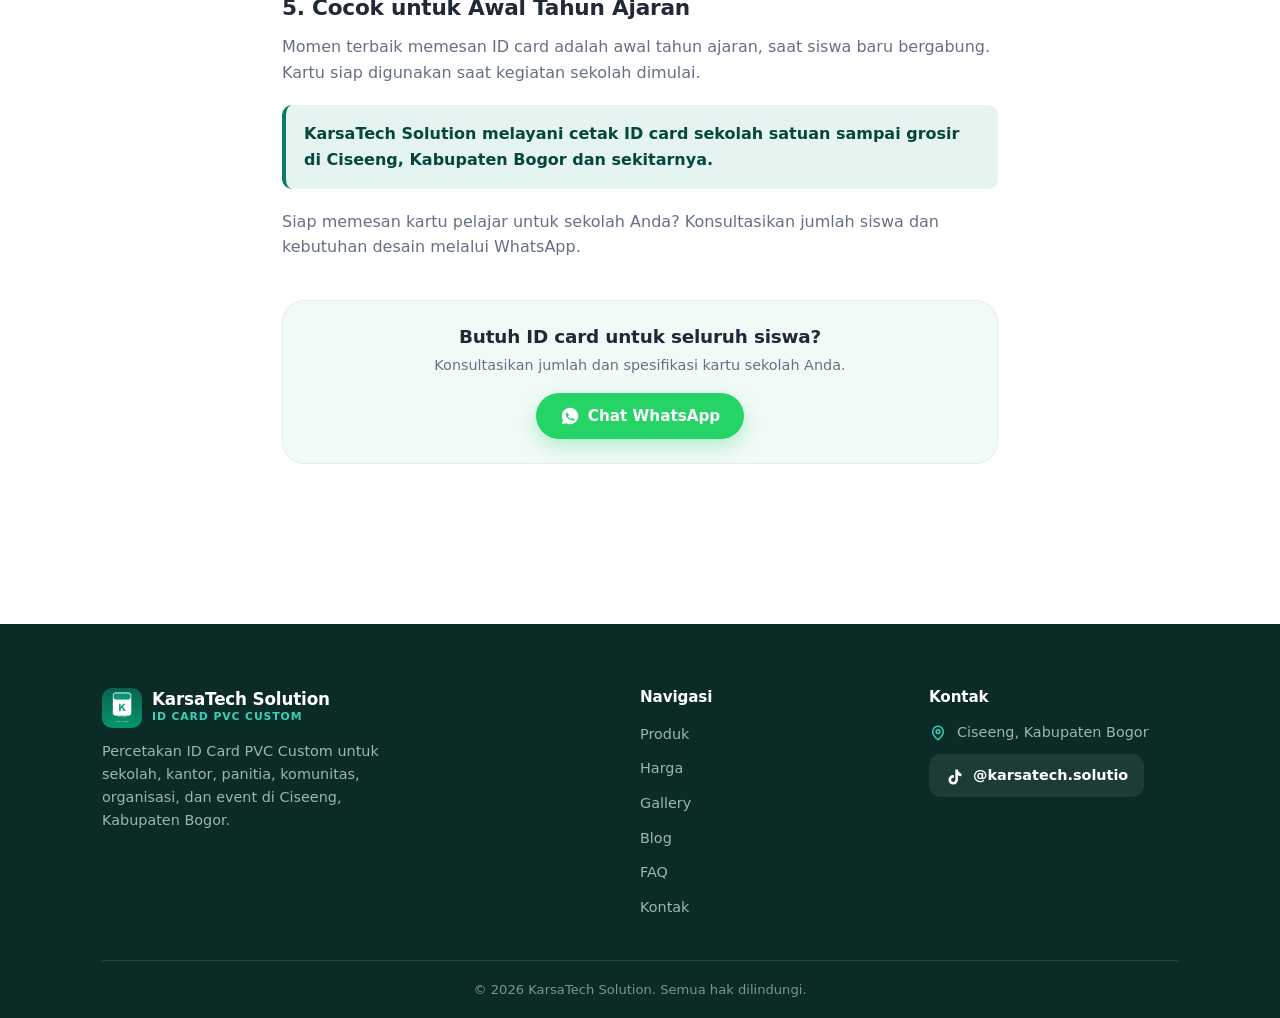
<file: blog/id-card-sekolah.html>
<!DOCTYPE html>
<html lang="id">
<head>
  <meta charset="UTF-8">
  <meta name="viewport" content="width=device-width, initial-scale=1.0">

  <title>Kenapa Sekolah Sebaiknya Pesan ID Card Sekaligus? | Blog KarsaTech Solution</title>
  <meta name="description" content="Alasan sekolah sebaiknya mencetak ID card siswa sekaligus: lebih hemat biaya, hemat waktu, dan mudah dikelola. Dari KarsaTech Solution.">
  <meta name="robots" content="index, follow">

  <link rel="canonical" href="https://username.github.io/karsatech-solution/blog/id-card-sekolah.html">
  <link rel="icon" type="image/svg+xml" href="../favicon.svg">

  <meta property="og:type" content="article">
  <meta property="og:locale" content="id_ID">
  <meta property="og:site_name" content="KarsaTech Solution">
  <meta property="og:title" content="Kenapa Sekolah Sebaiknya Pesan ID Card Sekaligus?">
  <meta property="og:description" content="Lebih hemat dan mudah dikelola bila ID card siswa dicetak sekaligus.">
  <meta property="og:url" content="https://username.github.io/karsatech-solution/blog/id-card-sekolah.html">
  <meta property="og:image" content="../images/logo.png">

  <link rel="stylesheet" href="../style.css">
</head>
<body>
  <a class="skip-link" href="#main">Langsung ke konten</a>

  <header class="navbar" id="navbar">
    <div class="container navbar__inner">
      <a href="../index.html" class="brand" aria-label="KarsaTech Solution - Beranda">
        <img class="brand__logo" src="../images/logo.png" alt="Logo KarsaTech Solution">
        <span>
          <span class="brand__name">KarsaTech Solution</span>
          <span class="brand__sub">ID Card PVC Custom</span>
        </span>
      </a>

      <button class="nav-toggle" id="navToggle" type="button" aria-expanded="false" aria-controls="navLinks" aria-label="Buka menu navigasi">
        <span class="nav-toggle__icon" aria-hidden="true"></span>
      </button>

      <nav class="nav-links" id="navLinks" aria-label="Navigasi utama">
        <a href="../index.html#beranda">Beranda</a>
        <a href="../index.html#produk">Produk</a>
        <a href="../index.html#harga">Harga</a>
        <a href="../index.html#gallery">Gallery</a>
        <a href="../index.html#testimoni">Testimoni</a>
        <a href="../blog.html">Blog</a>
        <a href="../index.html#faq">FAQ</a>
        <a href="../index.html#kontak">Kontak</a>
        <span class="nav-cta">
          <a class="btn btn-sm btn-whatsapp" data-wa="Halo KarsaTech Solution, saya ingin pesan cetak ID Card PVC." aria-label="Chat WhatsApp KarsaTech Solution">
            <svg class="btn-icon" viewBox="0 0 24 24" fill="currentColor" aria-hidden="true"><path d="M12.04 2C6.58 2 2.13 6.45 2.13 11.91c0 1.75.46 3.45 1.32 4.95L2.05 22l5.25-1.38a9.9 9.9 0 0 0 4.74 1.21c5.46 0 9.91-4.45 9.91-9.91C21.95 6.45 17.5 2 12.04 2zm5.83 14.12c-.25.7-1.45 1.34-2 1.38-.51.04-1.17.1-3.35-.7-2.63-1-4.32-3.5-4.45-3.66-.13-.16-1.06-1.41-1.06-2.68s.67-1.9.91-2.16c.24-.26.52-.32.7-.32h.5c.16 0 .38-.06.59.45.25.6.76 2.08.83 2.23.07.15.11.33.02.53-.09.2-.13.32-.26.5-.13.18-.27.4-.39.54-.13.13-.27.27-.12.53.15.26.65 1.08 1.4 1.75.96.86 1.78 1.13 2.03 1.26.25.13.4.11.55-.06.15-.18.63-.73.8-.98.17-.26.34-.21.57-.13.24.08 1.5.71 1.76.84.26.13.43.19.49.3.07.1.07.6-.18 1.2z"/></svg>
            Chat
          </a>
        </span>
      </nav>
    </div>
  </header>
  <div class="nav-overlay" id="navOverlay" aria-hidden="true"></div>

  <main id="main">
    <article class="section">
      <div class="container article">
        <header class="article__header">
          <p class="crumbs"><a href="../index.html">Beranda</a><span>/</span><a href="../blog.html">Blog</a><span>/</span>Pesan ID Card Sekolah Sekaligus</p>
          <h1 class="article__title">Kenapa Sekolah Sebaiknya Pesan ID Card Sekaligus?</h1>
          <div class="article__meta">
            <span>KarsaTech Solution</span>
            <span>22 Jan 2026</span>
            <span>Sekolah</span>
          </div>
        </header>

        <div class="article__cover">
          <img src="../images/products/kartu-pelajar.jpg" alt="Kartu pelajar dan ID card sekolah" width="800" height="600">
        </div>

        <div class="article__body">
          <p>
            Banyak sekolah mencetak ID card siswa per kelas atau per kebutuhan mendadak.
            Padahal, mencetak ID card sekaligus untuk satu angkatan memiliki banyak keuntungan,
            baik dari sisi biaya maupun pengelolaan.
          </p>

          <h2>1. Harga Grosir Lebih Hemat</h2>
          <p>
            Harga cetak ID card bersifat bertingkat. Pemesanan dalam jumlah besar
            (misalnya 100 sampai 500 kartu) menurunkan harga per kartu secara signifikan
            dibandingkan memesan puluhan kali dalam jumlah kecil.
          </p>

          <h2>2. Desain Konsisten</h2>
          <p>
            Dengan satu kali produksi, seluruh kartu menggunakan desain, logo, dan spesifikasi
            yang sama. Hasilnya seragam dan terlihat profesional, apalagi jika dikombinasikan
            dengan lanyard atau aksesori bernuansa sekolah.
          </p>

          <h2>3. Data Terkelola Rapi</h2>
          <p>
            Pengumpulan data satu angkatan di satu waktu memudahkan sekolah memeriksa kelengkapan
            nama, kelas, dan foto sebelum produksi. Lebih baik daripada mengejar data per kelas
            setiap semester.
          </p>

          <h2>4. Hemat Waktu Administrasi</h2>
          <p>
            Proses cetak ulang perorangan akan memakan waktu dan tenaga staf. Pemesanan sekaligus
            hanya perlu satu kali konsultasi, satu kali pengiriman data, dan satu kali produksi.
          </p>

          <h2>5. Cocok untuk Awal Tahun Ajaran</h2>
          <p>
            Momen terbaik memesan ID card adalah awal tahun ajaran, saat siswa baru bergabung.
            Kartu siap digunakan saat kegiatan sekolah dimulai.
          </p>

          <div class="article-note">
            <p>KarsaTech Solution melayani cetak ID card sekolah satuan sampai grosir di Ciseeng, Kabupaten Bogor dan sekitarnya.</p>
          </div>

          <p>
            Siap memesan kartu pelajar untuk sekolah Anda? Konsultasikan jumlah siswa dan kebutuhan
            desain melalui WhatsApp.
          </p>
        </div>

        <aside class="article__cta">
          <h3>Butuh ID card untuk seluruh siswa?</h3>
          <p>Konsultasikan jumlah dan spesifikasi kartu sekolah Anda.</p>
          <a class="btn btn-whatsapp" data-wa="Halo KarsaTech Solution, saya ingin konsultasi cetak ID card sekolah sekaligus.">
            <svg class="btn-icon" viewBox="0 0 24 24" fill="currentColor" aria-hidden="true"><path d="M12.04 2C6.58 2 2.13 6.45 2.13 11.91c0 1.75.46 3.45 1.32 4.95L2.05 22l5.25-1.38a9.9 9.9 0 0 0 4.74 1.21c5.46 0 9.91-4.45 9.91-9.91C21.95 6.45 17.5 2 12.04 2zm5.83 14.12c-.25.7-1.45 1.34-2 1.38-.51.04-1.17.1-3.35-.7-2.63-1-4.32-3.5-4.45-3.66-.13-.16-1.06-1.41-1.06-2.68s.67-1.9.91-2.16c.24-.26.52-.32.7-.32h.5c.16 0 .38-.06.59.45.25.6.76 2.08.83 2.23.07.15.11.33.02.53-.09.2-.13.32-.26.5-.13.18-.27.4-.39.54-.13.13-.27.27-.12.53.15.26.65 1.08 1.4 1.75.96.86 1.78 1.13 2.03 1.26.25.13.4.11.55-.06.15-.18.63-.73.8-.98.17-.26.34-.21.57-.13.24.08 1.5.71 1.76.84.26.13.43.19.49.3.07.1.07.6-.18 1.2z"/></svg>
            Chat WhatsApp
          </a>
        </aside>
      </div>
    </article>
  </main>

  <footer class="footer">
    <div class="container">
      <div class="footer__grid">
        <div class="footer__brand">
          <a href="../index.html" class="brand" aria-label="KarsaTech Solution - Beranda">
            <img class="brand__logo" src="../images/logo.png" alt="Logo KarsaTech Solution" loading="lazy">
            <span>
              <span class="brand__name">KarsaTech Solution</span>
              <span class="brand__sub">ID Card PVC Custom</span>
            </span>
          </a>
          <p>Percetakan ID Card PVC Custom untuk sekolah, kantor, panitia, komunitas, organisasi, dan event di Ciseeng, Kabupaten Bogor.</p>
        </div>

        <nav aria-label="Link footer">
          <h2 class="footer__title">Navigasi</h2>
          <ul class="footer__links">
            <li><a href="../index.html#produk">Produk</a></li>
            <li><a href="../index.html#harga">Harga</a></li>
            <li><a href="../index.html#gallery">Gallery</a></li>
            <li><a href="../blog.html">Blog</a></li>
            <li><a href="../index.html#faq">FAQ</a></li>
            <li><a href="../index.html#kontak">Kontak</a></li>
          </ul>
        </nav>

        <div>
          <h2 class="footer__title">Kontak</h2>
          <ul class="footer__contact">
            <li>
              <svg viewBox="0 0 24 24" fill="none" stroke="currentColor" stroke-width="2" aria-hidden="true"><path d="M12 21s-7-5.1-7-11a7 7 0 1 1 14 0c0 5.9-7 11-7 11z"/><circle cx="12" cy="10" r="2.5"/></svg>
              <span class="js-location">Ciseeng, Kabupaten Bogor</span>
            </li>
            <li>
              <a class="js-tiktok footer__tiktok" href="https://www.tiktok.com/@karsatech.solutio" aria-label="TikTok KarsaTech Solution">
                <svg viewBox="0 0 24 24" aria-hidden="true"><path d="M16.6 5.82A4.28 4.28 0 0 1 15.54 3h-3.09v12.4a2.59 2.59 0 1 1-2.59-2.59c.27 0 .53.04.77.12V9.77a5.76 5.76 0 0 0-.77-.05 5.68 5.68 0 1 0 5.68 5.68V9.76a7.35 7.35 0 0 0 4.3 1.38V8.05a4.29 4.29 0 0 1-3.24-2.23z"/></svg>
                <span class="js-tiktok-handle">@karsatech.solutio</span>
              </a>
            </li>
          </ul>
        </div>
      </div>

      <div class="footer__bottom">
        &copy; <span id="year">2026</span> KarsaTech Solution. Semua hak dilindungi.
      </div>
    </div>
  </footer>

  <a class="wa-float" id="waFloat" href="#" aria-label="Chat WhatsApp KarsaTech Solution">
    <svg viewBox="0 0 24 24" fill="currentColor" aria-hidden="true"><path d="M12.04 2C6.58 2 2.13 6.45 2.13 11.91c0 1.75.46 3.45 1.32 4.95L2.05 22l5.25-1.38a9.9 9.9 0 0 0 4.74 1.21c5.46 0 9.91-4.45 9.91-9.91C21.95 6.45 17.5 2 12.04 2zm5.83 14.12c-.25.7-1.45 1.34-2 1.38-.51.04-1.17.1-3.35-.7-2.63-1-4.32-3.5-4.45-3.66-.13-.16-1.06-1.41-1.06-2.68s.67-1.9.91-2.16c.24-.26.52-.32.7-.32h.5c.16 0 .38-.06.59.45.25.6.76 2.08.83 2.23.07.15.11.33.02.53-.09.2-.13.32-.26.5-.13.18-.27.4-.39.54-.13.13-.27.27-.12.53.15.26.65 1.08 1.4 1.75.96.86 1.78 1.13 2.03 1.26.25.13.4.11.55-.06.15-.18.63-.73.8-.98.17-.26.34-.21.57-.13.24.08 1.5.71 1.76.84.26.13.43.19.49.3.07.1.07.6-.18 1.2z"/></svg>
  </a>

  <script src="../config.js"></script>
  <script src="../script.js"></script>
</body>
</html>
</file>
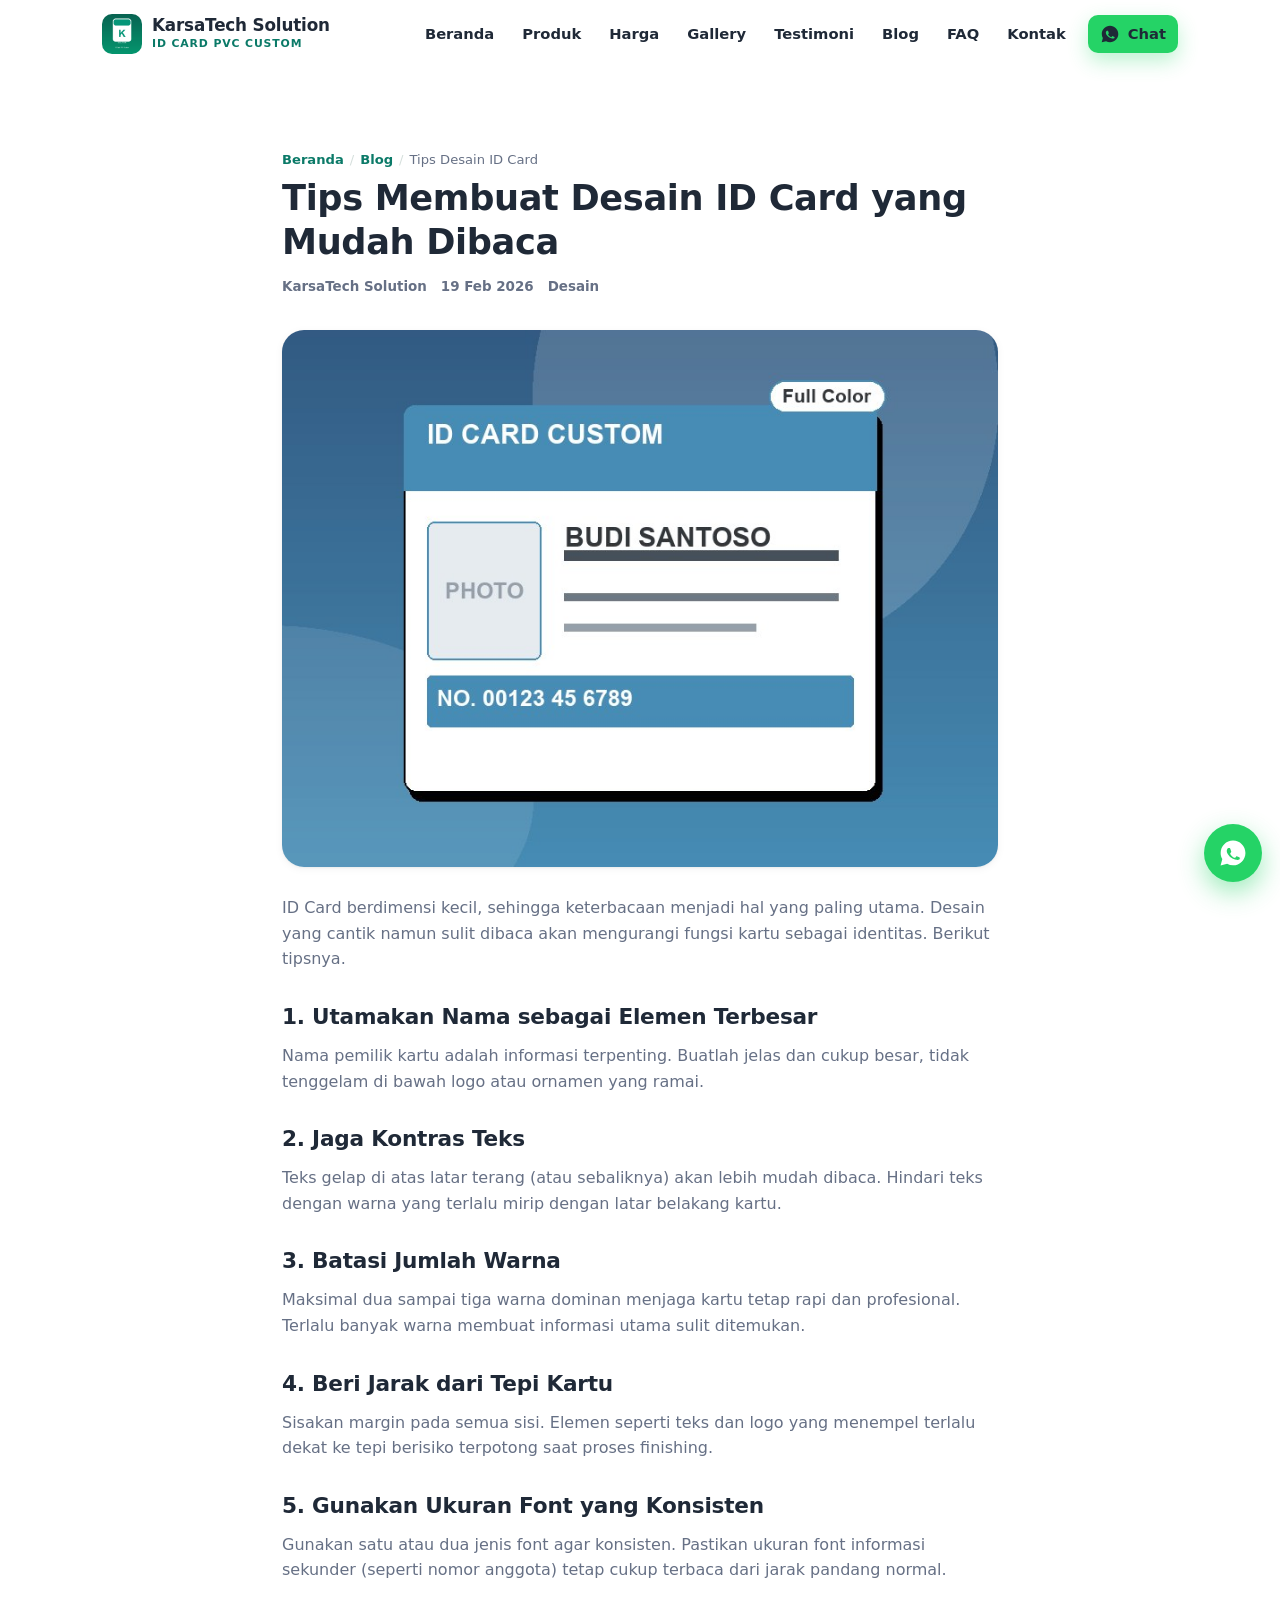
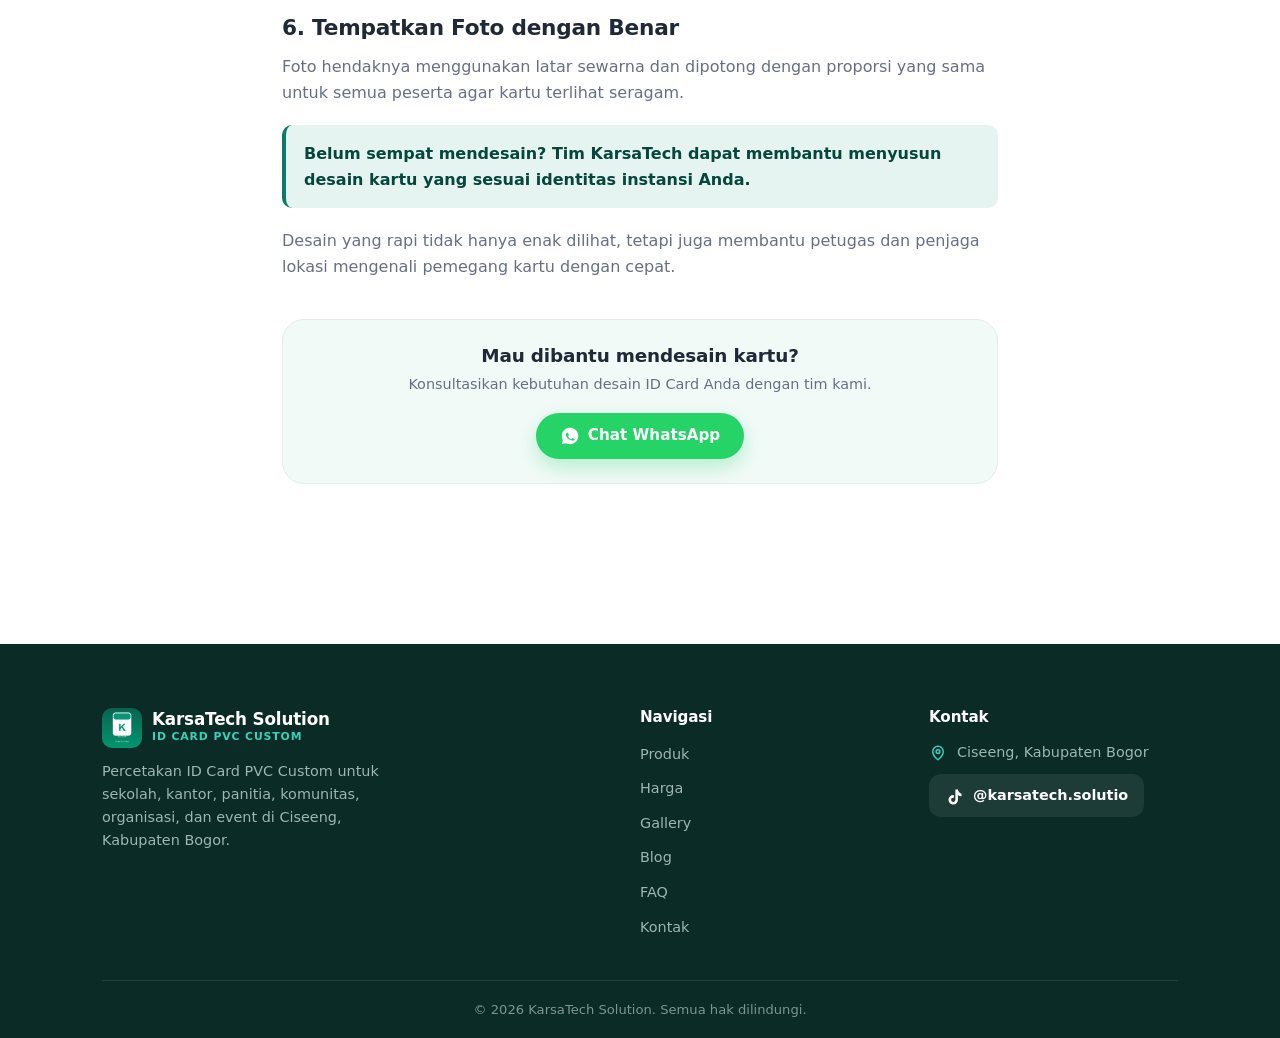
<file: blog/tips-desain-id-card.html>
<!DOCTYPE html>
<html lang="id">
<head>
  <meta charset="UTF-8">
  <meta name="viewport" content="width=device-width, initial-scale=1.0">

  <title>Tips Membuat Desain ID Card yang Mudah Dibaca | Blog KarsaTech Solution</title>
  <meta name="description" content="Teknik dasar desain ID Card agar informasi terlihat jelas, rapi, dan profesional. Tips ukuran, kontras, dan tata letak dari KarsaTech Solution.">
  <meta name="robots" content="index, follow">

  <link rel="canonical" href="https://username.github.io/karsatech-solution/blog/tips-desain-id-card.html">
  <link rel="icon" type="image/svg+xml" href="../favicon.svg">

  <meta property="og:type" content="article">
  <meta property="og:locale" content="id_ID">
  <meta property="og:site_name" content="KarsaTech Solution">
  <meta property="og:title" content="Tips Membuat Desain ID Card yang Mudah Dibaca">
  <meta property="og:description" content="Buat desain ID Card yang jelas, rapi, dan profesional dengan tips ini.">
  <meta property="og:url" content="https://username.github.io/karsatech-solution/blog/tips-desain-id-card.html">
  <meta property="og:image" content="../images/logo.png">

  <link rel="stylesheet" href="../style.css">
</head>
<body>
  <a class="skip-link" href="#main">Langsung ke konten</a>

  <header class="navbar" id="navbar">
    <div class="container navbar__inner">
      <a href="../index.html" class="brand" aria-label="KarsaTech Solution - Beranda">
        <img class="brand__logo" src="../images/logo.png" alt="Logo KarsaTech Solution">
        <span>
          <span class="brand__name">KarsaTech Solution</span>
          <span class="brand__sub">ID Card PVC Custom</span>
        </span>
      </a>

      <button class="nav-toggle" id="navToggle" type="button" aria-expanded="false" aria-controls="navLinks" aria-label="Buka menu navigasi">
        <span class="nav-toggle__icon" aria-hidden="true"></span>
      </button>

      <nav class="nav-links" id="navLinks" aria-label="Navigasi utama">
        <a href="../index.html#beranda">Beranda</a>
        <a href="../index.html#produk">Produk</a>
        <a href="../index.html#harga">Harga</a>
        <a href="../index.html#gallery">Gallery</a>
        <a href="../index.html#testimoni">Testimoni</a>
        <a href="../blog.html">Blog</a>
        <a href="../index.html#faq">FAQ</a>
        <a href="../index.html#kontak">Kontak</a>
        <span class="nav-cta">
          <a class="btn btn-sm btn-whatsapp" data-wa="Halo KarsaTech Solution, saya ingin pesan cetak ID Card PVC." aria-label="Chat WhatsApp KarsaTech Solution">
            <svg class="btn-icon" viewBox="0 0 24 24" fill="currentColor" aria-hidden="true"><path d="M12.04 2C6.58 2 2.13 6.45 2.13 11.91c0 1.75.46 3.45 1.32 4.95L2.05 22l5.25-1.38a9.9 9.9 0 0 0 4.74 1.21c5.46 0 9.91-4.45 9.91-9.91C21.95 6.45 17.5 2 12.04 2zm5.83 14.12c-.25.7-1.45 1.34-2 1.38-.51.04-1.17.1-3.35-.7-2.63-1-4.32-3.5-4.45-3.66-.13-.16-1.06-1.41-1.06-2.68s.67-1.9.91-2.16c.24-.26.52-.32.7-.32h.5c.16 0 .38-.06.59.45.25.6.76 2.08.83 2.23.07.15.11.33.02.53-.09.2-.13.32-.26.5-.13.18-.27.4-.39.54-.13.13-.27.27-.12.53.15.26.65 1.08 1.4 1.75.96.86 1.78 1.13 2.03 1.26.25.13.4.11.55-.06.15-.18.63-.73.8-.98.17-.26.34-.21.57-.13.24.08 1.5.71 1.76.84.26.13.43.19.49.3.07.1.07.6-.18 1.2z"/></svg>
            Chat
          </a>
        </span>
      </nav>
    </div>
  </header>
  <div class="nav-overlay" id="navOverlay" aria-hidden="true"></div>

  <main id="main">
    <article class="section">
      <div class="container article">
        <header class="article__header">
          <p class="crumbs"><a href="../index.html">Beranda</a><span>/</span><a href="../blog.html">Blog</a><span>/</span>Tips Desain ID Card</p>
          <h1 class="article__title">Tips Membuat Desain ID Card yang Mudah Dibaca</h1>
          <div class="article__meta">
            <span>KarsaTech Solution</span>
            <span>19 Feb 2026</span>
            <span>Desain</span>
          </div>
        </header>

        <div class="article__cover">
          <img src="../images/gallery/id-card-09.jpg" alt="Contoh desain ID Card custom yang mudah dibaca" width="800" height="600">
        </div>

        <div class="article__body">
          <p>
            ID Card berdimensi kecil, sehingga keterbacaan menjadi hal yang paling utama.
            Desain yang cantik namun sulit dibaca akan mengurangi fungsi kartu sebagai identitas.
            Berikut tipsnya.
          </p>

          <h2>1. Utamakan Nama sebagai Elemen Terbesar</h2>
          <p>
            Nama pemilik kartu adalah informasi terpenting. Buatlah jelas dan cukup besar,
            tidak tenggelam di bawah logo atau ornamen yang ramai.
          </p>

          <h2>2. Jaga Kontras Teks</h2>
          <p>
            Teks gelap di atas latar terang (atau sebaliknya) akan lebih mudah dibaca.
            Hindari teks dengan warna yang terlalu mirip dengan latar belakang kartu.
          </p>

          <h2>3. Batasi Jumlah Warna</h2>
          <p>
            Maksimal dua sampai tiga warna dominan menjaga kartu tetap rapi dan profesional.
            Terlalu banyak warna membuat informasi utama sulit ditemukan.
          </p>

          <h2>4. Beri Jarak dari Tepi Kartu</h2>
          <p>
            Sisakan margin pada semua sisi. Elemen seperti teks dan logo yang menempel terlalu
            dekat ke tepi berisiko terpotong saat proses finishing.
          </p>

          <h2>5. Gunakan Ukuran Font yang Konsisten</h2>
          <p>
            Gunakan satu atau dua jenis font agar konsisten. Pastikan ukuran font informasi
            sekunder (seperti nomor anggota) tetap cukup terbaca dari jarak pandang normal.
          </p>

          <h2>6. Tempatkan Foto dengan Benar</h2>
          <p>
            Foto hendaknya menggunakan latar sewarna dan dipotong dengan proporsi yang sama
            untuk semua peserta agar kartu terlihat seragam.
          </p>

          <div class="article-note">
            <p>Belum sempat mendesain? Tim KarsaTech dapat membantu menyusun desain kartu yang sesuai identitas instansi Anda.</p>
          </div>

          <p>
            Desain yang rapi tidak hanya enak dilihat, tetapi juga membantu petugas dan penjaga
            lokasi mengenali pemegang kartu dengan cepat.
          </p>
        </div>

        <aside class="article__cta">
          <h3>Mau dibantu mendesain kartu?</h3>
          <p>Konsultasikan kebutuhan desain ID Card Anda dengan tim kami.</p>
          <a class="btn btn-whatsapp" data-wa="Halo KarsaTech Solution, saya ingin konsultasi desain ID Card.">
            <svg class="btn-icon" viewBox="0 0 24 24" fill="currentColor" aria-hidden="true"><path d="M12.04 2C6.58 2 2.13 6.45 2.13 11.91c0 1.75.46 3.45 1.32 4.95L2.05 22l5.25-1.38a9.9 9.9 0 0 0 4.74 1.21c5.46 0 9.91-4.45 9.91-9.91C21.95 6.45 17.5 2 12.04 2zm5.83 14.12c-.25.7-1.45 1.34-2 1.38-.51.04-1.17.1-3.35-.7-2.63-1-4.32-3.5-4.45-3.66-.13-.16-1.06-1.41-1.06-2.68s.67-1.9.91-2.16c.24-.26.52-.32.7-.32h.5c.16 0 .38-.06.59.45.25.6.76 2.08.83 2.23.07.15.11.33.02.53-.09.2-.13.32-.26.5-.13.18-.27.4-.39.54-.13.13-.27.27-.12.53.15.26.65 1.08 1.4 1.75.96.86 1.78 1.13 2.03 1.26.25.13.4.11.55-.06.15-.18.63-.73.8-.98.17-.26.34-.21.57-.13.24.08 1.5.71 1.76.84.26.13.43.19.49.3.07.1.07.6-.18 1.2z"/></svg>
            Chat WhatsApp
          </a>
        </aside>
      </div>
    </article>
  </main>

  <footer class="footer">
    <div class="container">
      <div class="footer__grid">
        <div class="footer__brand">
          <a href="../index.html" class="brand" aria-label="KarsaTech Solution - Beranda">
            <img class="brand__logo" src="../images/logo.png" alt="Logo KarsaTech Solution" loading="lazy">
            <span>
              <span class="brand__name">KarsaTech Solution</span>
              <span class="brand__sub">ID Card PVC Custom</span>
            </span>
          </a>
          <p>Percetakan ID Card PVC Custom untuk sekolah, kantor, panitia, komunitas, organisasi, dan event di Ciseeng, Kabupaten Bogor.</p>
        </div>

        <nav aria-label="Link footer">
          <h2 class="footer__title">Navigasi</h2>
          <ul class="footer__links">
            <li><a href="../index.html#produk">Produk</a></li>
            <li><a href="../index.html#harga">Harga</a></li>
            <li><a href="../index.html#gallery">Gallery</a></li>
            <li><a href="../blog.html">Blog</a></li>
            <li><a href="../index.html#faq">FAQ</a></li>
            <li><a href="../index.html#kontak">Kontak</a></li>
          </ul>
        </nav>

        <div>
          <h2 class="footer__title">Kontak</h2>
          <ul class="footer__contact">
            <li>
              <svg viewBox="0 0 24 24" fill="none" stroke="currentColor" stroke-width="2" aria-hidden="true"><path d="M12 21s-7-5.1-7-11a7 7 0 1 1 14 0c0 5.9-7 11-7 11z"/><circle cx="12" cy="10" r="2.5"/></svg>
              <span class="js-location">Ciseeng, Kabupaten Bogor</span>
            </li>
            <li>
              <a class="js-tiktok footer__tiktok" href="https://www.tiktok.com/@karsatech.solutio" aria-label="TikTok KarsaTech Solution">
                <svg viewBox="0 0 24 24" aria-hidden="true"><path d="M16.6 5.82A4.28 4.28 0 0 1 15.54 3h-3.09v12.4a2.59 2.59 0 1 1-2.59-2.59c.27 0 .53.04.77.12V9.77a5.76 5.76 0 0 0-.77-.05 5.68 5.68 0 1 0 5.68 5.68V9.76a7.35 7.35 0 0 0 4.3 1.38V8.05a4.29 4.29 0 0 1-3.24-2.23z"/></svg>
                <span class="js-tiktok-handle">@karsatech.solutio</span>
              </a>
            </li>
          </ul>
        </div>
      </div>

      <div class="footer__bottom">
        &copy; <span id="year">2026</span> KarsaTech Solution. Semua hak dilindungi.
      </div>
    </div>
  </footer>

  <a class="wa-float" id="waFloat" href="#" aria-label="Chat WhatsApp KarsaTech Solution">
    <svg viewBox="0 0 24 24" fill="currentColor" aria-hidden="true"><path d="M12.04 2C6.58 2 2.13 6.45 2.13 11.91c0 1.75.46 3.45 1.32 4.95L2.05 22l5.25-1.38a9.9 9.9 0 0 0 4.74 1.21c5.46 0 9.91-4.45 9.91-9.91C21.95 6.45 17.5 2 12.04 2zm5.83 14.12c-.25.7-1.45 1.34-2 1.38-.51.04-1.17.1-3.35-.7-2.63-1-4.32-3.5-4.45-3.66-.13-.16-1.06-1.41-1.06-2.68s.67-1.9.91-2.16c.24-.26.52-.32.7-.32h.5c.16 0 .38-.06.59.45.25.6.76 2.08.83 2.23.07.15.11.33.02.53-.09.2-.13.32-.26.5-.13.18-.27.4-.39.54-.13.13-.27.27-.12.53.15.26.65 1.08 1.4 1.75.96.86 1.78 1.13 2.03 1.26.25.13.4.11.55-.06.15-.18.63-.73.8-.98.17-.26.34-.21.57-.13.24.08 1.5.71 1.76.84.26.13.43.19.49.3.07.1.07.6-.18 1.2z"/></svg>
  </a>

  <script src="../config.js"></script>
  <script src="../script.js"></script>
</body>
</html>
</file>
<file: style.css>
/* ============================================================
   KarsaTech Solution — Percetakan ID Card PVC Custom
   style.css
   ============================================================ */

/* ---------- CSS Variables ---------- */
:root {
  --primary: #0b7a68;
  --primary-dark: #075e50;
  --primary-deep: #05473d;
  --primary-soft: #e6f4f1;
  --primary-softer: #f2faf8;
  --accent: #f59f0b;
  --accent-dark: #d97706;
  --whatsapp: #25d366;
  --whatsapp-dark: #1eb055;

  --text: #1f2937;
  --text-muted: #667085;
  --text-light: #98a2b3;

  --bg: #ffffff;
  --bg-soft: #f6f9f8;
  --bg-dark: #0a2b26;

  --border: #e6ecea;
  --border-strong: #d5dfdc;

  --radius-sm: 10px;
  --radius: 16px;
  --radius-lg: 22px;
  --radius-xl: 28px;

  --shadow-sm: 0 1px 2px rgba(16, 34, 30, 0.05), 0 2px 8px rgba(16, 34, 30, 0.05);
  --shadow: 0 6px 24px rgba(16, 34, 30, 0.08);
  --shadow-lg: 0 16px 40px rgba(7, 62, 51, 0.16);

  --font: "Segoe UI", ui-sans-serif, system-ui, -apple-system, Roboto,
    "Helvetica Neue", Arial, sans-serif;

  --container: 1140px;
  --nav-h: 68px;
}

/* ---------- Reset ---------- */
*,
*::before,
*::after {
  box-sizing: border-box;
  margin: 0;
  padding: 0;
}

html {
  scroll-behavior: smooth;
  -webkit-text-size-adjust: 100%;
  overflow-x: clip;
}

body {
  font-family: var(--font);
  color: var(--text);
  background: var(--bg);
  line-height: 1.6;
  font-size: 16px;
  overflow-x: hidden;
}

img {
  max-width: 100%;
  display: block;
  height: auto;
}

a {
  color: var(--primary);
  text-decoration: none;
}

a:hover {
  color: var(--primary-dark);
}

ul,
ol {
  list-style: none;
}

button {
  font-family: inherit;
  cursor: pointer;
  border: none;
  background: none;
  color: inherit;
}

input,
select,
textarea {
  font-family: inherit;
  font-size: inherit;
  color: inherit;
}

h1,
h2,
h3,
h4 {
  line-height: 1.25;
  font-weight: 800;
  color: var(--text);
  letter-spacing: -0.01em;
}

h1 {
  font-size: clamp(1.8rem, 4.5vw, 2.9rem);
}

h2 {
  font-size: clamp(1.5rem, 3.4vw, 2.2rem);
}

h3 {
  font-size: 1.15rem;
}

p {
  color: var(--text-muted);
}

/* ---------- Utility ---------- */
.container {
  width: 100%;
  max-width: var(--container);
  margin-inline: auto;
  padding-inline: clamp(1rem, 4vw, 2rem);
}

.section {
  padding-block: clamp(3rem, 7vw, 5rem);
}

.section--soft {
  background: var(--bg-soft);
}

.section-head {
  max-width: 720px;
  margin: 0 auto 2.5rem;
  text-align: center;
}

.eyebrow {
  display: inline-flex;
  align-items: center;
  gap: 6px;
  background: var(--primary-soft);
  color: var(--primary-dark);
  font-size: 0.78rem;
  font-weight: 700;
  letter-spacing: 0.08em;
  text-transform: uppercase;
  padding: 6px 14px;
  border-radius: 999px;
  margin-bottom: 14px;
}

.section-head p {
  margin-top: 12px;
}

.visually-hidden {
  position: absolute;
  width: 1px;
  height: 1px;
  margin: -1px;
  padding: 0;
  overflow: hidden;
  clip: rect(0 0 0 0);
  white-space: nowrap;
  border: 0;
}

.skip-link {
  position: fixed;
  top: -100px;
  left: 16px;
  z-index: 1000;
  background: var(--primary);
  color: #fff;
  padding: 10px 18px;
  border-radius: 8px;
  transition: top 0.2s;
}

.skip-link:focus {
  top: 16px;
  color: #fff;
}

/* ---------- Buttons ---------- */
.btn {
  display: inline-flex;
  align-items: center;
  justify-content: center;
  gap: 8px;
  padding: 13px 24px;
  border-radius: 999px;
  font-weight: 700;
  font-size: 0.95rem;
  line-height: 1.2;
  transition: transform 0.15s ease, box-shadow 0.15s ease, background 0.15s ease,
    border-color 0.15s ease;
  text-align: center;
}

.btn:focus-visible {
  outline: 3px solid var(--accent);
  outline-offset: 2px;
}

.btn:active {
  transform: translateY(1px);
}

.btn-primary {
  background: var(--primary);
  color: #fff;
  box-shadow: 0 8px 20px rgba(11, 122, 104, 0.28);
}

.btn-primary:hover {
  background: var(--primary-dark);
  color: #fff;
  transform: translateY(-1px);
  box-shadow: 0 10px 24px rgba(11, 122, 104, 0.34);
}

.btn-accent {
  background: var(--accent);
  color: #1f2937;
  box-shadow: 0 8px 20px rgba(245, 159, 11, 0.3);
}

.btn-accent:hover {
  background: var(--accent-dark);
  color: #fff;
  transform: translateY(-1px);
}

.btn-whatsapp {
  background: var(--whatsapp);
  color: #fff;
  box-shadow: 0 8px 20px rgba(37, 211, 102, 0.3);
}

.btn-whatsapp:hover {
  background: var(--whatsapp-dark);
  color: #fff;
  transform: translateY(-1px);
  box-shadow: 0 10px 24px rgba(37, 211, 102, 0.4);
}

.btn-outline {
  background: #fff;
  color: var(--primary-dark);
  border: 2px solid var(--border-strong);
}

.btn-outline:hover {
  border-color: var(--primary);
  color: var(--primary);
  transform: translateY(-1px);
}

.btn-lg {
  padding: 16px 30px;
  font-size: 1.02rem;
}

.btn-sm {
  padding: 9px 16px;
  font-size: 0.87rem;
}

.btn-block {
  width: 100%;
}

.btn-icon {
  width: 20px;
  height: 20px;
  flex: none;
}

/* ---------- Navbar ---------- */
.navbar {
  position: sticky;
  top: 0;
  z-index: 900;
  background: rgba(255, 255, 255, 0.92);
  backdrop-filter: blur(10px);
  -webkit-backdrop-filter: blur(10px);
  border-bottom: 1px solid transparent;
  transition: background 0.2s, box-shadow 0.2s, border-color 0.2s;
}

.navbar.scrolled {
  background: rgba(255, 255, 255, 0.98);
  border-bottom-color: var(--border);
  box-shadow: 0 4px 18px rgba(16, 34, 30, 0.06);
}

.navbar__inner {
  height: var(--nav-h);
  display: flex;
  align-items: center;
  justify-content: space-between;
  gap: 16px;
}

.brand {
  display: flex;
  align-items: center;
  gap: 10px;
  color: var(--text);
}

.brand:hover {
  color: var(--text);
}

.brand__logo {
  width: 40px;
  height: 40px;
  border-radius: 10px;
  object-fit: cover;
}

.brand__name {
  font-weight: 800;
  font-size: 1.05rem;
  letter-spacing: -0.01em;
  line-height: 1.1;
  display: block;
}

.brand__sub {
  font-size: 0.68rem;
  color: var(--primary);
  font-weight: 700;
  text-transform: uppercase;
  letter-spacing: 0.08em;
  display: block;
}

.nav-links {
  display: flex;
  align-items: center;
  gap: 4px;
}

.nav-links a {
  color: var(--text);
  font-weight: 600;
  font-size: 0.92rem;
  padding: 9px 12px;
  border-radius: 10px;
  transition: color 0.15s, background 0.15s;
}

.nav-links a:hover {
  color: var(--primary);
  background: var(--primary-soft);
}

.nav-cta {
  display: flex;
  align-items: center;
  gap: 8px;
  margin-left: 6px;
}

.nav-toggle {
  display: none;
  width: 44px;
  height: 44px;
  border-radius: 10px;
  align-items: center;
  justify-content: center;
  background: var(--primary-soft);
  color: var(--primary-dark);
  z-index: 1001;
}

.nav-toggle:focus-visible {
  outline: 3px solid var(--accent);
  outline-offset: 2px;
}

.nav-toggle__icon,
.nav-toggle__icon::before,
.nav-toggle__icon::after {
  width: 20px;
  height: 2px;
  background: currentColor;
  border-radius: 2px;
  position: relative;
  transition: transform 0.25s ease, opacity 0.25s ease;
}

.nav-toggle__icon::before,
.nav-toggle__icon::after {
  content: "";
  position: absolute;
  left: 0;
  top: -6px;
}

.nav-toggle__icon::after {
  top: 6px;
}

.nav-toggle[aria-expanded="true"] .nav-toggle__icon {
  transform: rotate(45deg);
}

.nav-toggle[aria-expanded="true"] .nav-toggle__icon::before {
  transform: translateY(6px) rotate(90deg);
}

.nav-toggle[aria-expanded="true"] .nav-toggle__icon::after {
  transform: translateY(-6px) rotate(90deg);
}

.nav-overlay {
  display: none;
  position: fixed;
  inset: 0;
  background: rgba(5, 40, 33, 0.5);
  z-index: 898;
}

/* ---------- Hero ---------- */
.hero {
  position: relative;
  background: linear-gradient(160deg, #06281f 0%, var(--primary-deep) 45%, #0b7a68 100%);
  color: #fff;
  padding: clamp(3rem, 8vw, 5.5rem) 0;
  overflow: hidden;
}

.hero::before {
  content: "";
  position: absolute;
  inset: 0;
  background-image: radial-gradient(rgba(255, 255, 255, 0.14) 1px, transparent 1px);
  background-size: 26px 26px;
  opacity: 0.5;
  pointer-events: none;
}

.hero__inner {
  position: relative;
  display: grid;
  grid-template-columns: 1fr;
  gap: 2.5rem;
  align-items: center;
}

.hero__badge {
  display: inline-flex;
  flex-wrap: wrap;
  gap: 8px;
  margin-bottom: 18px;
}

.hero__badge span {
  background: rgba(255, 255, 255, 0.12);
  border: 1px solid rgba(255, 255, 255, 0.22);
  color: #fff;
  font-size: 0.72rem;
  font-weight: 700;
  padding: 6px 12px;
  border-radius: 999px;
  letter-spacing: 0.03em;
}

.hero h1 {
  color: #fff;
  margin-bottom: 16px;
}

.hero__lead {
  color: rgba(255, 255, 255, 0.86);
  font-size: 1.08rem;
  max-width: 540px;
  margin-bottom: 26px;
}

.hero__cta {
  display: flex;
  flex-wrap: wrap;
  gap: 12px;
  margin-bottom: 22px;
}

.hero__meta {
  display: flex;
  flex-wrap: wrap;
  gap: 18px;
  color: rgba(255, 255, 255, 0.82);
  font-size: 0.86rem;
  font-weight: 600;
}

.hero__meta svg {
  width: 16px;
  height: 16px;
  vertical-align: -3px;
  margin-right: 4px;
}

.hero__visual {
  position: relative;
}

.hero__card {
  width: 100%;
  max-width: 480px;
  margin-inline: auto;
  border-radius: var(--radius-lg);
  box-shadow: 0 24px 60px rgba(0, 0, 0, 0.35);
  border: 1px solid rgba(255, 255, 255, 0.15);
}

.hero__chip {
  position: absolute;
  display: flex;
  align-items: center;
  gap: 8px;
  background: #fff;
  color: var(--text);
  border-radius: 14px;
  padding: 10px 16px;
  font-size: 0.82rem;
  font-weight: 700;
  box-shadow: var(--shadow-lg);
  animation: float 3.5s ease-in-out infinite;
}

.hero__chip--wa {
  bottom: -18px;
  left: -8px;
}

.hero__chip--grosir {
  top: -16px;
  right: -6px;
  color: var(--primary-dark);
  animation-delay: 1.2s;
}

.hero__chip svg {
  width: 18px;
  height: 18px;
  flex: none;
}

@keyframes float {
  0%,
  100% {
    transform: translateY(0);
  }
  50% {
    transform: translateY(-8px);
  }
}

/* ---------- Trust strip ---------- */
.trust {
  background: #fff;
  border-bottom: 1px solid var(--border);
  padding: 22px 0;
}

.trust__grid {
  display: grid;
  grid-template-columns: repeat(2, 1fr);
  gap: 16px 20px;
}

.trust__item {
  display: flex;
  align-items: center;
  gap: 12px;
}

.trust__icon {
  width: 44px;
  height: 44px;
  flex: none;
  border-radius: 12px;
  background: var(--primary-soft);
  color: var(--primary);
  display: flex;
  align-items: center;
  justify-content: center;
}

.trust__icon svg {
  width: 22px;
  height: 22px;
}

.trust__item strong {
  display: block;
  font-size: 0.92rem;
  font-weight: 800;
}

.trust__item span {
  font-size: 0.78rem;
  color: var(--text-muted);
}

/* ---------- Filters ---------- */
.filters {
  display: flex;
  flex-wrap: wrap;
  justify-content: center;
  gap: 8px;
  margin-bottom: 2rem;
}

.filter-btn {
  padding: 9px 18px;
  border-radius: 999px;
  border: 1.5px solid var(--border-strong);
  background: #fff;
  color: var(--text-muted);
  font-weight: 700;
  font-size: 0.86rem;
  transition: all 0.15s ease;
}

.filter-btn:hover {
  border-color: var(--primary);
  color: var(--primary);
}

.filter-btn.active {
  background: var(--primary);
  border-color: var(--primary);
  color: #fff;
  box-shadow: 0 6px 14px rgba(11, 122, 104, 0.25);
}

.filter-btn:focus-visible {
  outline: 3px solid var(--accent);
  outline-offset: 2px;
}

/* ---------- Cards (product / blog / gallery) ---------- */
.grid {
  display: grid;
  gap: 1.25rem;
}

.grid--products {
  grid-template-columns: 1fr;
}

.grid--gallery {
  grid-template-columns: repeat(2, 1fr);
}

.grid--blog {
  grid-template-columns: 1fr;
}

.card {
  background: #fff;
  border: 1px solid var(--border);
  border-radius: var(--radius);
  overflow: hidden;
  transition: transform 0.18s ease, box-shadow 0.18s ease;
  display: flex;
  flex-direction: column;
}

.card:hover {
  transform: translateY(-4px);
  box-shadow: var(--shadow);
}

.card__media {
  position: relative;
  aspect-ratio: 4 / 3;
  overflow: hidden;
  background: var(--bg-soft);
}

.card__media img {
  width: 100%;
  height: 100%;
  object-fit: cover;
  transition: transform 0.35s ease;
}

.card:hover .card__media img {
  transform: scale(1.04);
}

.card__badge {
  position: absolute;
  top: 12px;
  left: 12px;
  z-index: 2;
  background: var(--accent);
  color: #1f2937;
  font-size: 0.7rem;
  font-weight: 800;
  letter-spacing: 0.04em;
  text-transform: uppercase;
  padding: 5px 10px;
  border-radius: 8px;
}

.product-card__body,
.blog-card__body {
  padding: 18px;
  display: flex;
  flex-direction: column;
  gap: 9px;
  flex: 1;
}

.card__category,
.blog-card__meta {
  font-size: 0.74rem;
  font-weight: 700;
  letter-spacing: 0.05em;
  text-transform: uppercase;
  color: var(--primary);
}

.product-card__body p {
  font-size: 0.9rem;
  flex: 1;
}

.card__footer {
  display: flex;
  gap: 10px;
  margin-top: 4px;
}

/* ---------- Pricing table ---------- */
.price-wrap {
  overflow-x: auto;
  -webkit-overflow-scrolling: touch;
}

.price-table {
  width: 100%;
  min-width: 560px;
  border-collapse: separate;
  border-spacing: 0;
  background: #fff;
  border: 1px solid var(--border);
  border-radius: var(--radius);
  overflow: hidden;
  box-shadow: var(--shadow-sm);
}

.price-table thead th {
  background: var(--primary-deep);
  color: #fff;
  text-align: left;
  padding: 15px 18px;
  font-size: 0.86rem;
  letter-spacing: 0.03em;
}

.price-table tbody td {
  padding: 14px 18px;
  font-size: 0.95rem;
  border-top: 1px solid var(--border);
}

.price-table tbody tr:nth-child(even) {
  background: var(--bg-soft);
}

.price-table tbody tr:hover {
  background: var(--primary-softer);
}

.price-table .price-strong {
  font-weight: 800;
  color: var(--primary-dark);
}

.price-table .price-contact {
  font-weight: 700;
  color: var(--text-muted);
}

.price-note {
  margin-top: 14px;
  font-size: 0.84rem;
  color: var(--text-muted);
  display: flex;
  gap: 8px;
  align-items: flex-start;
}

.price-note svg {
  width: 18px;
  height: 18px;
  flex: none;
  margin-top: 2px;
  color: var(--accent);
}

.examples {
  margin-top: 2rem;
  display: grid;
  grid-template-columns: repeat(2, 1fr);
  gap: 1rem;
}

.example-card {
  background: var(--primary-softer);
  border: 1px solid var(--border);
  border-radius: var(--radius);
  padding: 18px;
}

.example-card strong {
  display: block;
  font-size: 1.05rem;
  color: var(--primary-dark);
  margin-bottom: 2px;
}

.example-card span {
  font-size: 0.84rem;
  color: var(--text-muted);
  font-weight: 600;
}

/* ---------- Calculator ---------- */
.calc {
  background: linear-gradient(160deg, var(--primary-deep) 0%, var(--primary) 100%);
  color: #fff;
  border-radius: var(--radius-xl);
  padding: clamp(1.5rem, 5vw, 2.75rem);
  margin-top: 2.5rem;
  box-shadow: var(--shadow-lg);
}

.calc__title {
  color: #fff;
  font-size: 1.3rem;
  margin-bottom: 6px;
}

.calc__desc {
  color: rgba(255, 255, 255, 0.78);
  font-size: 0.9rem;
  margin-bottom: 1.4rem;
}

.calc__input-wrap {
  position: relative;
  max-width: 420px;
}

.calc__input {
  width: 100%;
  padding: 15px 46px 15px 18px;
  border-radius: 14px;
  border: 2px solid rgba(255, 255, 255, 0.25);
  background: rgba(255, 255, 255, 0.12);
  color: #fff;
  font-size: 1.05rem;
  font-weight: 700;
  transition: border-color 0.15s, background 0.15s;
}

.calc__input::placeholder {
  color: rgba(255, 255, 255, 0.5);
  font-weight: 500;
}

.calc__input:focus {
  outline: none;
  border-color: var(--accent);
  background: rgba(255, 255, 255, 0.18);
}

.calc__input::-webkit-outer-spin-button,
.calc__input::-webkit-inner-spin-button {
  -webkit-appearance: none;
  margin: 0;
}

.calc__input[type="number"] {
  -moz-appearance: textfield;
  appearance: textfield;
}

.calc__qty-label {
  position: absolute;
  right: 14px;
  top: 50%;
  transform: translateY(-50%);
  color: rgba(255, 255, 255, 0.6);
  font-size: 0.8rem;
  font-weight: 700;
  pointer-events: none;
}

.calc__result {
  margin-top: 1.5rem;
  display: none;
  background: rgba(0, 0, 0, 0.18);
  border: 1px solid rgba(255, 255, 255, 0.16);
  border-radius: var(--radius);
  padding: 18px 20px;
}

.calc__result.show {
  display: block;
  animation: fadeUp 0.3s ease;
}

.calc__row {
  display: flex;
  justify-content: space-between;
  gap: 12px;
  font-size: 0.92rem;
  color: rgba(255, 255, 255, 0.85);
  padding: 7px 0;
}

.calc__row strong {
  color: #fff;
}

.calc__row--total {
  border-top: 1px dashed rgba(255, 255, 255, 0.35);
  margin-top: 8px;
  padding-top: 14px;
  font-size: 1.05rem;
}

.calc__row--total strong {
  font-size: 1.35rem;
  color: #ffd66b;
}

.calc__slug {
  margin-top: 12px;
  font-size: 0.84rem;
  color: #ffd66b;
  font-weight: 700;
}

.calc__actions {
  margin-top: 1.4rem;
  display: flex;
  flex-wrap: wrap;
  gap: 10px;
}

.calc__note {
  margin-top: 1.1rem;
  font-size: 0.78rem;
  color: rgba(255, 255, 255, 0.65);
}

@keyframes fadeUp {
  from {
    opacity: 0;
    transform: translateY(8px);
  }
  to {
    opacity: 1;
    transform: translateY(0);
  }
}

/* ---------- Gallery ---------- */
.gallery-card {
  cursor: zoom-in;
}

.gallery-card__cover {
  display: block;
  position: relative;
  aspect-ratio: 4 / 3;
  overflow: hidden;
  background: var(--bg-soft);
}

.gallery-card__cover img {
  width: 100%;
  height: 100%;
  object-fit: cover;
  transition: transform 0.35s ease;
}

.gallery-card:hover .gallery-card__cover img {
  transform: scale(1.05);
}

.gallery-card__name {
  position: absolute;
  inset: auto 0 0 0;
  padding: 26px 14px 12px;
  background: linear-gradient(transparent, rgba(5, 40, 33, 0.85));
  color: #fff;
  font-weight: 700;
  font-size: 0.92rem;
}

.gallery-card__zoom {
  position: absolute;
  top: 12px;
  right: 12px;
  width: 34px;
  height: 34px;
  border-radius: 50%;
  background: rgba(255, 255, 255, 0.92);
  color: var(--primary-dark);
  display: flex;
  align-items: center;
  justify-content: center;
  opacity: 0;
  transform: translateY(-4px);
  transition: opacity 0.2s, transform 0.2s;
}

.gallery-card:hover .gallery-card__zoom,
.gallery-card:focus-within .gallery-card__zoom {
  opacity: 1;
  transform: translateY(0);
}

.gallery-card__zoom svg {
  width: 18px;
  height: 18px;
}

/* ---------- Lightbox ---------- */
.lightbox {
  position: fixed;
  inset: 0;
  z-index: 1000;
  background: rgba(5, 25, 21, 0.94);
  display: none;
  align-items: center;
  justify-content: center;
  padding: 20px;
}

.lightbox.open {
  display: flex;
}

.lightbox__inner {
  max-width: 860px;
  width: 100%;
  background: #fff;
  border-radius: var(--radius-lg);
  overflow: hidden;
  display: grid;
  grid-template-columns: 1fr;
  animation: fadeUp 0.25s ease;
}

.lightbox__media {
  position: relative;
  background: var(--bg-soft);
}

.lightbox__media img {
  width: 100%;
  max-height: 56vh;
  object-fit: contain;
  margin-inline: auto;
}

.lightbox__close,
.lightbox__prev,
.lightbox__next {
  position: absolute;
  width: 44px;
  height: 44px;
  border-radius: 50%;
  background: rgba(255, 255, 255, 0.15);
  color: #fff;
  display: flex;
  align-items: center;
  justify-content: center;
  transition: background 0.15s;
}

.lightbox__close:hover,
.lightbox__prev:hover,
.lightbox__next:hover {
  background: rgba(255, 255, 255, 0.3);
}

.lightbox__close {
  top: 8px;
  right: 8px;
  background: rgba(0, 0, 0, 0.45);
}

.lightbox__prev {
  left: 12px;
  top: 50%;
  transform: translateY(-50%);
}

.lightbox__next {
  right: 12px;
  top: 50%;
  transform: translateY(-50%);
}

.lightbox__nav svg {
  width: 20px;
  height: 20px;
}

.lightbox__info {
  padding: 20px;
  display: flex;
  flex-direction: column;
  gap: 8px;
}

.lightbox__info .card__category {
  font-size: 0.72rem;
}

.lightbox__info h3 {
  font-size: 1.25rem;
}

.lightbox__info p {
  font-size: 0.9rem;
}

.lightbox__info .btn {
  margin-top: 8px;
  align-self: flex-start;
}

/* ---------- Testimonials ---------- */
.testi-track-wrap {
  overflow: hidden;
  position: relative;
}

.testi-track {
  display: flex;
  transition: transform 0.45s ease;
}

.testi-slide {
  flex: 0 0 100%;
  padding: 4px;
}

.testi-card {
  height: 100%;
  background: #fff;
  border: 1px solid var(--border);
  border-radius: var(--radius-lg);
  padding: 26px;
  display: flex;
  flex-direction: column;
  gap: 14px;
  box-shadow: var(--shadow-sm);
}

.testi-card__stars {
  display: flex;
  gap: 2px;
  color: var(--accent);
}

.testi-card__stars svg {
  width: 20px;
  height: 20px;
}

.testi-card__demo {
  align-self: flex-start;
  background: var(--accent);
  color: #1f2937;
  font-size: 0.68rem;
  font-weight: 800;
  text-transform: uppercase;
  letter-spacing: 0.05em;
  padding: 4px 10px;
  border-radius: 999px;
}

.testi-card__text {
  font-size: 0.98rem;
  color: var(--text);
  flex: 1;
}

.testi-card__person {
  display: flex;
  align-items: center;
  gap: 12px;
}

.testi-card__avatar {
  width: 44px;
  height: 44px;
  border-radius: 50%;
  background: var(--primary-soft);
  color: var(--primary-dark);
  font-weight: 800;
  display: flex;
  align-items: center;
  justify-content: center;
  font-size: 1rem;
}

.testi-card__person strong {
  display: block;
  font-size: 0.92rem;
}

.testi-card__person span {
  font-size: 0.78rem;
  color: var(--text-muted);
}

.testi-nav {
  display: flex;
  justify-content: center;
  gap: 10px;
  margin-top: 1.4rem;
}

.testi-dot {
  width: 10px;
  height: 10px;
  border-radius: 999px;
  background: var(--border-strong);
  transition: all 0.2s;
}

.testi-dot.active {
  width: 26px;
  background: var(--primary);
}

.testi-arrows {
  display: flex;
  gap: 10px;
  justify-content: center;
  margin-top: 1.2rem;
}

.testi-arrow {
  width: 44px;
  height: 44px;
  border-radius: 50%;
  border: 1.5px solid var(--border-strong);
  background: #fff;
  color: var(--primary-dark);
  display: flex;
  align-items: center;
  justify-content: center;
  transition: all 0.15s;
}

.testi-arrow:hover {
  border-color: var(--primary);
  background: var(--primary-soft);
}

.testi-arrow svg {
  width: 18px;
  height: 18px;
}

.testi-arrow:focus-visible {
  outline: 3px solid var(--accent);
  outline-offset: 2px;
}

/* ---------- Blog cards ---------- */
.blog-card__meta {
  display: flex;
  gap: 10px;
  color: var(--text-muted);
  text-transform: none;
  letter-spacing: 0;
  font-weight: 600;
}

.blog-card__meta span + span::before {
  content: "•";
  margin-right: 10px;
  color: var(--border-strong);
}

.blog-card__title {
  font-size: 1.05rem;
  line-height: 1.4;
}

.blog-card__title a {
  color: var(--text);
}

.blog-card__title a:hover {
  color: var(--primary);
}

.read-more {
  display: inline-flex;
  align-items: center;
  gap: 6px;
  font-weight: 700;
  font-size: 0.88rem;
  color: var(--primary);
}

.read-more:hover {
  color: var(--primary-dark);
}

.read-more svg {
  width: 15px;
  height: 15px;
  transition: transform 0.15s;
}

.read-more:hover svg {
  transform: translateX(3px);
}

/* ---------- TikTok ---------- */
.tiktok {
  background: linear-gradient(140deg, #111827 0%, #1f2937 100%);
  color: #fff;
}

.tiktok__inner {
  display: grid;
  grid-template-columns: 1fr;
  gap: 2rem;
  align-items: center;
}

.tiktok__logo {
  width: 56px;
  height: 56px;
  fill: #fff;
  margin-bottom: 16px;
}

.tiktok h2 {
  color: #fff;
  margin-bottom: 10px;
}

.tiktok p {
  color: rgba(255, 255, 255, 0.78);
  margin-bottom: 6px;
}

.tiktok__handle {
  font-weight: 800;
  color: #25f4ee;
  font-size: 1.05rem;
  margin-bottom: 18px;
}

.tiktok__card {
  background: rgba(255, 255, 255, 0.06);
  border: 1px solid rgba(255, 255, 255, 0.12);
  border-radius: var(--radius-lg);
  padding: 24px;
  text-align: center;
}

.tiktok__card img {
  width: 100%;
  max-width: 320px;
  border-radius: var(--radius);
  margin: 0 auto 16px;
}

/* ---------- Steps ---------- */
.steps {
  display: grid;
  grid-template-columns: 1fr;
  gap: 1.25rem;
  counter-reset: step;
  margin-bottom: 2rem;
}

.step-card {
  position: relative;
  background: #fff;
  border: 1px solid var(--border);
  border-radius: var(--radius);
  padding: 24px;
  box-shadow: var(--shadow-sm);
}

.step-card__num {
  width: 44px;
  height: 44px;
  border-radius: 12px;
  background: var(--primary-soft);
  color: var(--primary-dark);
  font-weight: 800;
  font-size: 1.05rem;
  display: flex;
  align-items: center;
  justify-content: center;
  margin-bottom: 14px;
}

.step-card h3 {
  margin-bottom: 6px;
}

.step-card p {
  font-size: 0.9rem;
}

/* ---------- FAQ ---------- */
.faq {
  max-width: 780px;
  margin-inline: auto;
}

.faq-item {
  border: 1px solid var(--border);
  border-radius: var(--radius);
  background: #fff;
  margin-bottom: 12px;
  overflow: hidden;
  transition: box-shadow 0.15s;
}

.faq-item.open {
  box-shadow: var(--shadow);
  border-color: var(--border-strong);
}

.faq-q {
  width: 100%;
  display: flex;
  align-items: center;
  justify-content: space-between;
  gap: 14px;
  text-align: left;
  padding: 17px 18px;
  font-size: 0.95rem;
  font-weight: 800;
  color: var(--text);
}

.faq-q:focus-visible {
  outline: 3px solid var(--accent);
  outline-offset: -2px;
  border-radius: var(--radius);
}

.faq-icon {
  flex: none;
  width: 28px;
  height: 28px;
  border-radius: 50%;
  background: var(--primary-soft);
  color: var(--primary);
  display: flex;
  align-items: center;
  justify-content: center;
  transition: transform 0.25s ease, background 0.2s;
}

.faq-icon svg {
  width: 14px;
  height: 14px;
}

.faq-item.open .faq-icon {
  transform: rotate(45deg);
  background: var(--primary);
  color: #fff;
}

.faq-a {
  display: grid;
  grid-template-rows: 0fr;
  transition: grid-template-rows 0.3s ease;
}

.faq-item.open .faq-a {
  grid-template-rows: 1fr;
}

.faq-a__inner {
  overflow: hidden;
}

.faq-a__inner p {
  padding: 0 18px 18px;
  font-size: 0.92rem;
}

/* ---------- CTA banner ---------- */
.cta-banner {
  position: relative;
  background: linear-gradient(140deg, var(--primary-deep), var(--primary));
  color: #fff;
  border-radius: var(--radius-xl);
  padding: clamp(2rem, 6vw, 3.5rem);
  text-align: center;
  overflow: hidden;
  box-shadow: var(--shadow-lg);
}

.cta-banner::before {
  content: "";
  position: absolute;
  inset: 0;
  background-image: radial-gradient(rgba(255, 255, 255, 0.12) 1px, transparent 1px);
  background-size: 22px 22px;
  opacity: 0.6;
}

.cta-banner h2 {
  color: #fff;
  margin-bottom: 10px;
}

.cta-banner p {
  color: rgba(255, 255, 255, 0.8);
  margin-bottom: 24px;
}

.cta-banner>* {
  position: relative;
}

/* ---------- Footer ---------- */
.footer {
  background: var(--bg-dark);
  color: #c9d6d2;
  margin-top: clamp(3rem, 7vw, 5rem);
  padding: clamp(2.5rem, 6vw, 4rem) 0 0;
}

.footer__grid {
  display: grid;
  grid-template-columns: 1fr;
  gap: 2rem;
  padding-bottom: 2rem;
}

.footer__brand .brand {
  color: #fff;
  margin-bottom: 12px;
}

.footer__brand .brand__sub {
  color: #34d2b8;
}

.footer__brand p {
  color: #9fb5af;
  font-size: 0.9rem;
  max-width: 320px;
}

.footer__title {
  color: #fff;
  font-size: 0.95rem;
  margin-bottom: 14px;
}

.footer__links li {
  margin-bottom: 9px;
}

.footer__links a {
  color: #9fb5af;
  font-size: 0.9rem;
}

.footer__links a:hover {
  color: #34d2b8;
}

.footer__contact li {
  display: flex;
  align-items: flex-start;
  gap: 10px;
  font-size: 0.9rem;
  color: #9fb5af;
  margin-bottom: 10px;
}

.footer__contact svg {
  width: 18px;
  height: 18px;
  flex: none;
  margin-top: 3px;
  color: #34d2b8;
}

.footer__tiktok {
  display: inline-flex;
  align-items: center;
  gap: 8px;
  color: #fff;
  background: rgba(255, 255, 255, 0.08);
  padding: 10px 16px;
  border-radius: 12px;
  font-weight: 700;
  font-size: 0.9rem;
}

.footer__tiktok:hover {
  background: rgba(255, 255, 255, 0.16);
  color: #fff;
}

.footer__tiktok svg {
  width: 20px;
  height: 20px;
  fill: #fff;
}

.footer__bottom {
  border-top: 1px solid rgba(255, 255, 255, 0.1);
  padding: 18px 0;
  font-size: 0.82rem;
  color: #7d958f;
  text-align: center;
}

/* ---------- Floating WhatsApp ---------- */
.wa-float {
  position: fixed;
  right: 18px;
  bottom: 18px;
  z-index: 800;
  width: 58px;
  height: 58px;
  border-radius: 50%;
  background: var(--whatsapp);
  color: #fff;
  display: flex;
  align-items: center;
  justify-content: center;
  box-shadow: 0 10px 26px rgba(37, 211, 102, 0.45);
  transition: transform 0.15s, box-shadow 0.15s;
  animation: waPulse 2.6s infinite;
}

.wa-float:hover {
  transform: scale(1.08);
  color: #fff;
  box-shadow: 0 14px 32px rgba(37, 211, 102, 0.55);
}

.wa-float svg {
  width: 30px;
  height: 30px;
}

@keyframes waPulse {
  0%,
  100% {
    box-shadow: 0 10px 26px rgba(37, 211, 102, 0.45), 0 0 0 0 rgba(37, 211, 102, 0.4);
  }
  50% {
    box-shadow: 0 10px 26px rgba(37, 211, 102, 0.45), 0 0 0 14px rgba(37, 211, 102, 0);
  }
}

/* ---------- Placeholder (image fallback) ---------- */
.img-placeholder {
  width: 100%;
  height: 100%;
  display: flex;
  flex-direction: column;
  align-items: center;
  justify-content: center;
  gap: 6px;
  text-align: center;
  padding: 20px;
  background: linear-gradient(150deg, var(--primary-soft), #d9efe9);
  color: var(--primary-dark);
}

.img-placeholder svg {
  width: 34px;
  height: 34px;
  opacity: 0.6;
}

.img-placeholder strong {
  font-size: 0.9rem;
}

.img-placeholder span {
  font-size: 0.78rem;
  color: var(--text-muted);
}

/* ---------- Breadcrumb (blog pages) ---------- */
.crumbs {
  font-size: 0.82rem;
  color: var(--text-muted);
  margin-bottom: 6px;
}

.crumbs a {
  color: var(--primary);
  font-weight: 600;
}

.crumbs span {
  margin: 0 6px;
  color: var(--border-strong);
}

/* ---------- Article ---------- */
.article {
  max-width: 780px;
  margin-inline: auto;
}

.article__header {
  margin-bottom: 2rem;
}

.article__title {
  font-size: clamp(1.6rem, 3.6vw, 2.2rem);
  margin-bottom: 12px;
}

.article__meta {
  display: flex;
  flex-wrap: wrap;
  gap: 14px;
  font-size: 0.84rem;
  color: var(--text-muted);
  font-weight: 600;
}

.article__cover {
  border-radius: var(--radius-lg);
  overflow: hidden;
  margin-bottom: 1.8rem;
  box-shadow: var(--shadow-sm);
}

.article__body h2 {
  font-size: 1.35rem;
  margin: 2rem 0 0.75rem;
}

.article__body h3 {
  font-size: 1.12rem;
  margin: 1.5rem 0 0.5rem;
}

.article__body p {
  margin-bottom: 1rem;
}

.article__body ul,
.article__body ol {
  margin: 0 0 1.2rem 1.25rem;
  color: var(--text-muted);
}

.article__body ul {
  list-style: disc;
}

.article__body ol {
  list-style: decimal;
}

.article__body li {
  margin-bottom: 6px;
}

.article__body .article-note {
  background: var(--primary-soft);
  border-left: 4px solid var(--primary);
  border-radius: var(--radius-sm);
  padding: 16px 18px;
  margin: 1.25rem 0;
}

.article__body .article-note p {
  margin-bottom: 0;
  color: var(--primary-deep);
  font-weight: 600;
}

.article__body table {
  width: 100%;
  border-collapse: collapse;
  margin: 1.25rem 0;
  font-size: 0.9rem;
}

.article__body th,
.article__body td {
  border: 1px solid var(--border);
  padding: 10px 12px;
  text-align: left;
}

.article__body th {
  background: var(--primary-soft);
  color: var(--primary-deep);
}

.article__cta {
  margin-top: 2.5rem;
  background: var(--primary-softer);
  border: 1px solid var(--border);
  border-radius: var(--radius-lg);
  padding: 24px;
  text-align: center;
}

.article__cta h3 {
  margin-bottom: 6px;
}

.article__cta p {
  font-size: 0.9rem;
  margin-bottom: 16px;
}

/* ---------- Toast ---------- */
.toast {
  position: fixed;
  left: 50%;
  bottom: 92px;
  transform: translate(-50%, 16px);
  background: #111827;
  color: #fff;
  padding: 12px 18px;
  border-radius: 12px;
  font-size: 0.86rem;
  font-weight: 600;
  box-shadow: 0 12px 28px rgba(0, 0, 0, 0.28);
  max-width: calc(100vw - 32px);
  text-align: center;
  opacity: 0;
  pointer-events: none;
  transition: opacity 0.25s ease, transform 0.25s ease;
  z-index: 1100;
}

.toast.show {
  opacity: 1;
  transform: translate(-50%, 0);
}

/* ---------- Responsive ---------- */
@media (min-width: 480px) {
  .testi-slide {
    /* keep single column on small */
  }
}

@media (min-width: 640px) {
  .trust__grid {
    grid-template-columns: repeat(3, 1fr);
  }

  .grid--gallery {
    grid-template-columns: repeat(3, 1fr);
  }

  .examples {
    grid-template-columns: repeat(4, 1fr);
  }

  .steps {
    grid-template-columns: repeat(2, 1fr);
  }

  .grid--blog {
    grid-template-columns: repeat(2, 1fr);
  }

  .calc__inner {
    display: grid;
    grid-template-columns: 1fr 1fr;
    gap: 1.2rem;
    align-items: start;
  }

  .calc__desc {
    margin-bottom: 0;
  }
}

@media (min-width: 768px) {
  .hero__inner {
    grid-template-columns: 1.05fr 0.95fr;
    gap: 3rem;
  }

  .footer__grid {
    grid-template-columns: 2fr 1fr 1fr;
    gap: 2.5rem;
  }

  .testi-card {
    padding: 30px;
  }

  .tiktok__inner {
    grid-template-columns: 1fr 1fr;
    gap: 3rem;
  }
}

@media (min-width: 1024px) {
  .grid--products {
    grid-template-columns: repeat(3, 1fr);
  }

  .grid--gallery {
    grid-template-columns: repeat(4, 1fr);
  }

  .grid--blog {
    grid-template-columns: repeat(3, 1fr);
  }

  .steps {
    grid-template-columns: repeat(4, 1fr);
  }

  .hero__chip--wa {
    left: -18px;
  }
}

/* ---------- Navigation responsive ---------- */
@media (max-width: 1023px) {
  .nav-toggle {
    display: inline-flex;
  }

  .nav-links {
    position: fixed;
    top: 0;
    right: 0;
    width: min(78vw, 340px);
    height: 100vh;
    background: #fff;
    flex-direction: column;
    align-items: stretch;
    justify-content: flex-start;
    gap: 2px;
    padding: calc(var(--nav-h) + 10px) 18px 24px;
    transform: translateX(100%);
    transition: transform 0.3s ease;
    box-shadow: -12px 0 32px rgba(5, 40, 33, 0.14);
    z-index: 900;
    overflow-y: auto;
  }

  .nav-links.open {
    transform: translateX(0);
  }

  .nav-links a {
    display: block;
    padding: 14px 14px;
    font-size: 1rem;
    border-radius: 12px;
  }

  .nav-cta {
    flex-direction: column;
    align-items: stretch;
    margin: 14px 4px 0;
  }

  .nav-overlay.show {
    display: block;
  }

  .nav-toggle {
    display: inline-flex;
  }
}

@media (min-width: 1024px) {
  .nav-toggle {
    display: none;
  }
}

/* ---------- Misc / accessibility ---------- */
:focus-visible {
  outline: 3px solid var(--accent);
  outline-offset: 2px;
}

::selection {
  background: var(--primary);
  color: #fff;
}

html:focus-within {
  scroll-behavior: smooth;
}

@media (prefers-reduced-motion: reduce) {
  * {
    animation-duration: 0.01ms !important;
    animation-iteration-count: 1 !important;
    transition-duration: 0.01ms !important;
    scroll-behavior: auto !important;
  }
}
</file>
